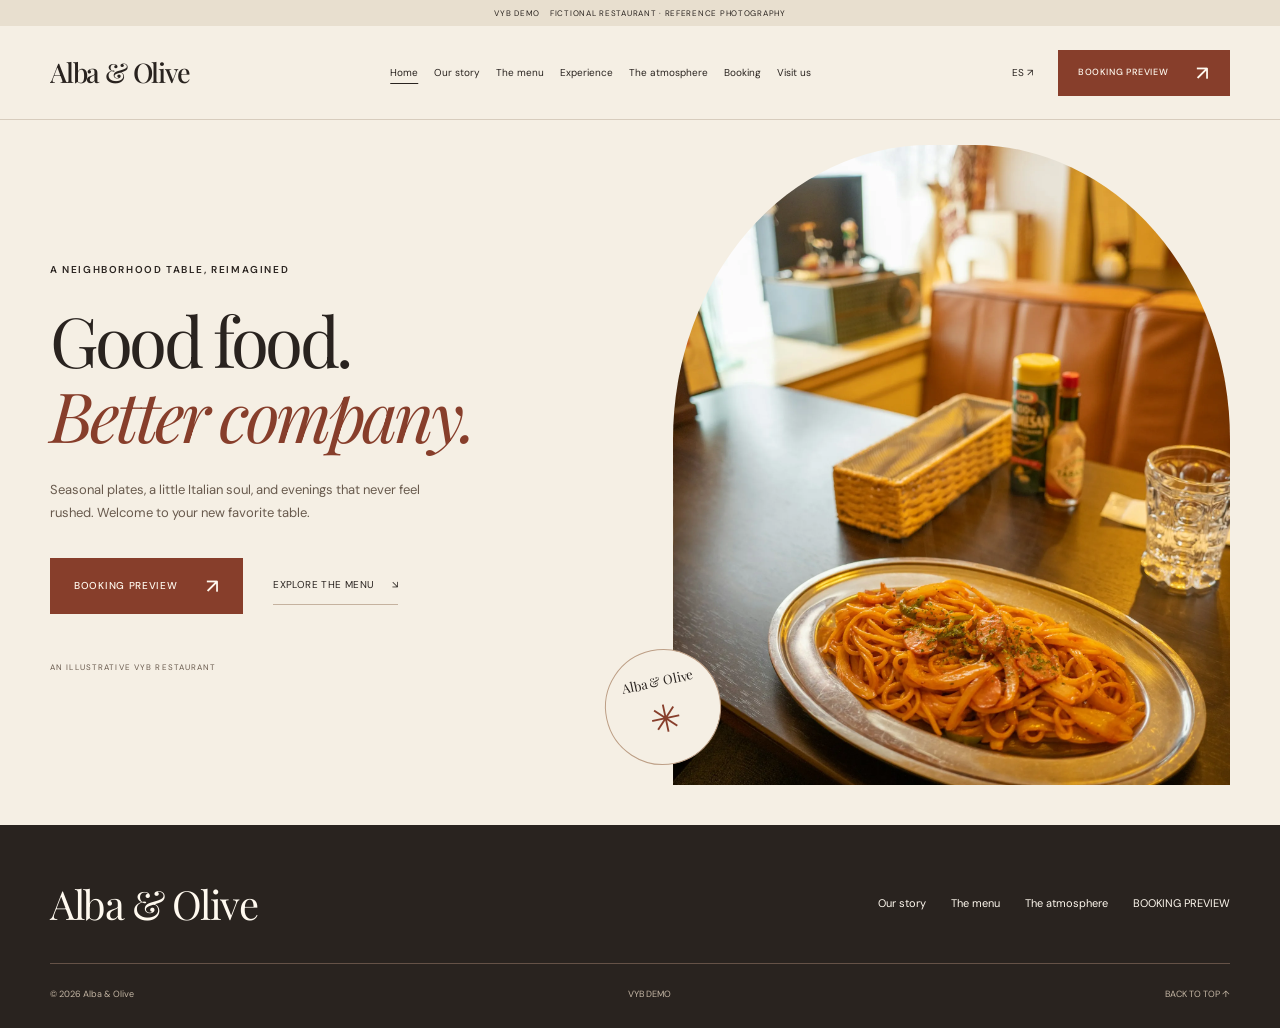
<file: index.html>
<!doctype html>
<html lang="en">
<head>
  <meta charset="UTF-8" />
  <meta name="viewport" content="width=device-width, initial-scale=1" />
  <meta name="theme-color" content="#29231f" />
  <meta name="robots" content="noindex, nofollow" />
  <link rel="icon" type="image/svg+xml" href="assets/favicon.svg" />
  <meta name="description" content="A fictional neighborhood kitchen. Seasonal Italian-inspired plates, warm hospitality, and an illustrative booking experience." id="meta-description" />
  <meta property="og:type" content="website" /><meta property="og:title" content="Alba &amp; Olive — Seasonal Kitchen | VYB Demo" /><meta property="og:description" content="A fictional neighborhood kitchen. Seasonal Italian-inspired plates, warm hospitality, and an illustrative booking experience." />
  
  <title>Alba &amp; Olive — Seasonal Kitchen | VYB Demo</title>
  <link rel="preconnect" href="https://fonts.googleapis.com" /><link rel="preconnect" href="https://fonts.gstatic.com" crossorigin />
  <link href="https://fonts.googleapis.com/css2?family=DM+Sans:wght@400;500;600;700&family=Playfair+Display:ital,wght@0,400;0,500;0,600;1,400;1,500&display=swap" rel="stylesheet" />
  <link rel="stylesheet" href="styles.css" /><script src="config.js" defer></script><script src="app.js" defer></script>
</head>
<body data-page="home">
  <a class="skip-link" href="#main" data-i18n="skip"></a>
  <div class="demo-ribbon" id="demo-ribbon" hidden><span data-business-demo></span><span data-i18n="demoNotice"></span></div>
  <header class="site-header" id="top"><a class="brand" href="index.html" id="brand-link" aria-label="Home"><span class="brand-icon" id="brand-icon" aria-hidden="true"><span data-business-initial></span></span><span class="brand-type"><strong data-business-name></strong><small data-business-tagline></small></span></a><nav class="main-nav" id="main-nav" aria-label="Primary navigation"><a href="index.html" data-i18n="pageHome" aria-current="page"></a><a href="story.html" data-i18n="navAbout"></a><a href="services.html" data-i18n="navServices"></a><a href="experience.html" data-i18n="pageExperience"></a><a href="gallery.html" data-i18n="navGallery"></a><a href="booking.html" data-i18n="pageBooking"></a><a href="visit.html" data-i18n="navVisit"></a></nav><div class="header-actions"><button class="lang-toggle" id="lang-toggle" type="button"></button><div id="header-booking-action"></div><button class="menu-toggle" id="menu-toggle" type="button" aria-expanded="false" aria-controls="main-nav"><span></span><span></span></button></div><span id="established" hidden><span data-i18n="establishedLabel"></span> <span data-business-year></span></span></header>
  <main id="main">
    <section id="home" class="hero" data-header-theme="light" aria-labelledby="hero-title" data-page-section="home">
      <div class="hero-image" id="hero-image" role="img" aria-label=""></div>
      <div class="hero-content"><p class="eyebrow reveal" data-i18n="heroEyebrow"></p><h1 id="hero-title" class="reveal"><span data-i18n="heroLine1"></span><em data-i18n="heroLine2"></em></h1><p class="hero-description reveal" data-i18n="heroDescription"></p><div class="hero-actions reveal"><div id="hero-primary-action"></div><a class="text-link" href="services.html"><span data-i18n="exploreServices"></span><span aria-hidden="true">↘</span></a></div><span class="hero-footnote" data-i18n="heroBottomLeft"></span></div>
      <div class="photo-seal" aria-hidden="true"><span data-business-name></span><span>✳</span></div>
    </section>
    <section class="intro section-pad" id="story" data-header-theme="light" aria-labelledby="intro-title" data-page-section="story" hidden><div class="container story-grid"><p class="eyebrow dark-eyebrow reveal"><span aria-hidden="true">01 / </span><span data-i18n="introEyebrow"></span></p><div><h2 class="display-title reveal" id="intro-title"><span data-i18n="introTitleFirst"></span> <span data-i18n="introTitleSecond"></span> <em data-i18n="introTitleEm"></em></h2><div class="story-copy reveal"><p class="lead-copy" data-i18n="introLead"></p><p data-i18n="introBody"></p></div></div></div></section>
    <section class="services section-pad" id="services" data-header-theme="light" aria-labelledby="services-title" data-page-section="services" hidden><div class="container"><div class="section-heading reveal"><div><p class="eyebrow"><span aria-hidden="true">02 / </span><span data-i18n="servicesEyebrow"></span></p><h2 class="display-title" id="services-title"><span data-i18n="servicesTitleFirst"></span><br /><em data-i18n="servicesTitleEm"></em></h2></div><p class="section-caption" data-i18n="servicesCaption"></p></div><div id="service-list"></div><p class="sample-note" id="sample-price-note" data-i18n="samplePrices"></p></div></section>
    <section class="manifesto" id="experience" data-header-theme="dark" aria-labelledby="manifesto-title" data-page-section="experience" hidden><div class="manifesto-image" id="manifesto-image"></div><div class="manifesto-shade"></div><div class="container"><div class="manifesto-copy reveal"><p class="eyebrow"><span aria-hidden="true">03 / </span><span data-i18n="manifestoEyebrow"></span></p><h2 class="display-title" id="manifesto-title"><span data-i18n="manifestoTitleFirst"></span><br /><em data-i18n="manifestoTitleEm"></em></h2><p data-i18n="experienceCopy"></p><div id="manifesto-primary-action"></div><small data-i18n="referencePhotoNote"></small></div></div></section>
    <section class="lookbook section-pad" id="gallery" data-header-theme="light" aria-labelledby="gallery-title" data-page-section="gallery" hidden><div class="container"><div class="section-heading reveal"><div><p class="eyebrow"><span aria-hidden="true">04 / </span><span data-i18n="galleryEyebrow"></span></p><h2 class="display-title" id="gallery-title"><span data-i18n="galleryTitleFirst"></span> <em data-i18n="galleryTitleEm"></em></h2></div><p class="section-caption" data-i18n="galleryNote"></p></div><div class="gallery-grid" id="gallery-grid"></div></div></section>
    <section class="booking-section section-pad" id="booking" data-header-theme="dark" aria-labelledby="booking-title" data-page-section="booking" hidden><div class="container booking-grid"><div><p class="eyebrow"><span aria-hidden="true">05 / </span><span data-i18n="bookingEyebrow"></span></p><h2 class="display-title reveal" id="booking-title"><span data-i18n="bookingTitleFirst"></span><br /><em data-i18n="bookingTitleEm"></em></h2></div><div class="booking-copy reveal"><p data-i18n="bookingDescription"></p><div id="visit-primary-action"></div></div><p class="booking-status" id="booking-status" role="status" aria-live="polite" hidden></p></div></section>
    <section class="visit section-pad" id="visit" data-header-theme="light" aria-labelledby="visit-title" data-page-section="visit" hidden><div class="container visit-grid"><div><p class="eyebrow dark-eyebrow"><span aria-hidden="true">06 / </span><span data-i18n="visitEyebrow"></span></p><h2 class="display-title reveal" id="visit-title"><span data-i18n="visitTitleFirst"></span><br /><em data-i18n="visitTitleEm"></em></h2><p class="reveal" data-i18n="visitDescription"></p><small class="contact-demo-note" data-i18n="contactDemoNote"></small></div><div class="visit-card reveal" id="visit-card"><div class="visit-card-block" id="location-block"><span class="mini-label" data-i18n="locationLabel"></span><strong id="business-address"></strong><small id="business-address-note"></small></div><div class="visit-card-block" id="hours-block"><span class="mini-label" data-i18n="hoursLabel"></span><div id="hours-list"></div><small id="hours-note"></small></div><div class="visit-card-block" id="contact-block" hidden><span class="mini-label" data-i18n="contactLabel"></span><div id="contact-links"></div></div></div></div></section>
  </main>
  <footer class="footer" data-header-theme="dark"><div class="container"><div class="footer-top"><a class="footer-brand" href="index.html"><span data-business-name></span></a><div class="footer-right"><a href="story.html" data-i18n="navAbout"></a><a href="services.html" data-i18n="navServices"></a><a href="gallery.html" data-i18n="navGallery"></a><a href="booking.html" data-i18n="bookNow"></a></div></div><div class="footer-bottom"><span>© <span data-copyright-year></span> <span data-business-name></span></span><span id="footer-demo-label" data-business-demo hidden></span><a href="index.html" data-i18n="backTop"></a></div></div></footer>
  <!-- VYB-BOOKING-MODAL-START -->
  <div class="booking-modal" id="booking-modal" hidden role="dialog" aria-modal="true" aria-labelledby="booking-modal-title" aria-describedby="booking-modal-help" tabindex="-1">
    <section class="booking-modal-panel">
      <header class="booking-modal-header">
        <div><p class="eyebrow" data-i18n="bookingModalEyebrow"></p><h2 id="booking-modal-title" data-i18n="bookingModalTitle"></h2></div>
        <button type="button" class="booking-modal-close" id="booking-modal-close" aria-label="Close booking window">✕</button>
      </header>
      <p class="booking-modal-help" id="booking-modal-help" data-i18n="bookingModalHelp"></p>
      <iframe id="booking-frame" class="booking-frame" title="Booking calendar preview" loading="lazy" allow="web-share" referrerpolicy="strict-origin-when-cross-origin"></iframe>
      <a class="booking-fallback" id="booking-fallback" target="_blank" rel="noopener noreferrer" hidden><span data-i18n="bookingOpenExternal"></span><span aria-hidden="true"> ↗</span></a>
    </section>
  </div>
  <!-- VYB-BOOKING-MODAL-END -->
  <div class="lightbox" id="image-lightbox" hidden role="dialog" aria-modal="true" aria-label="Gallery image"><button type="button" class="lightbox-close" id="lightbox-close" aria-label="Close image">✕</button><img id="lightbox-image" alt="Selected gallery image"/><p id="lightbox-caption"></p></div>
</body>
</html>
</file>
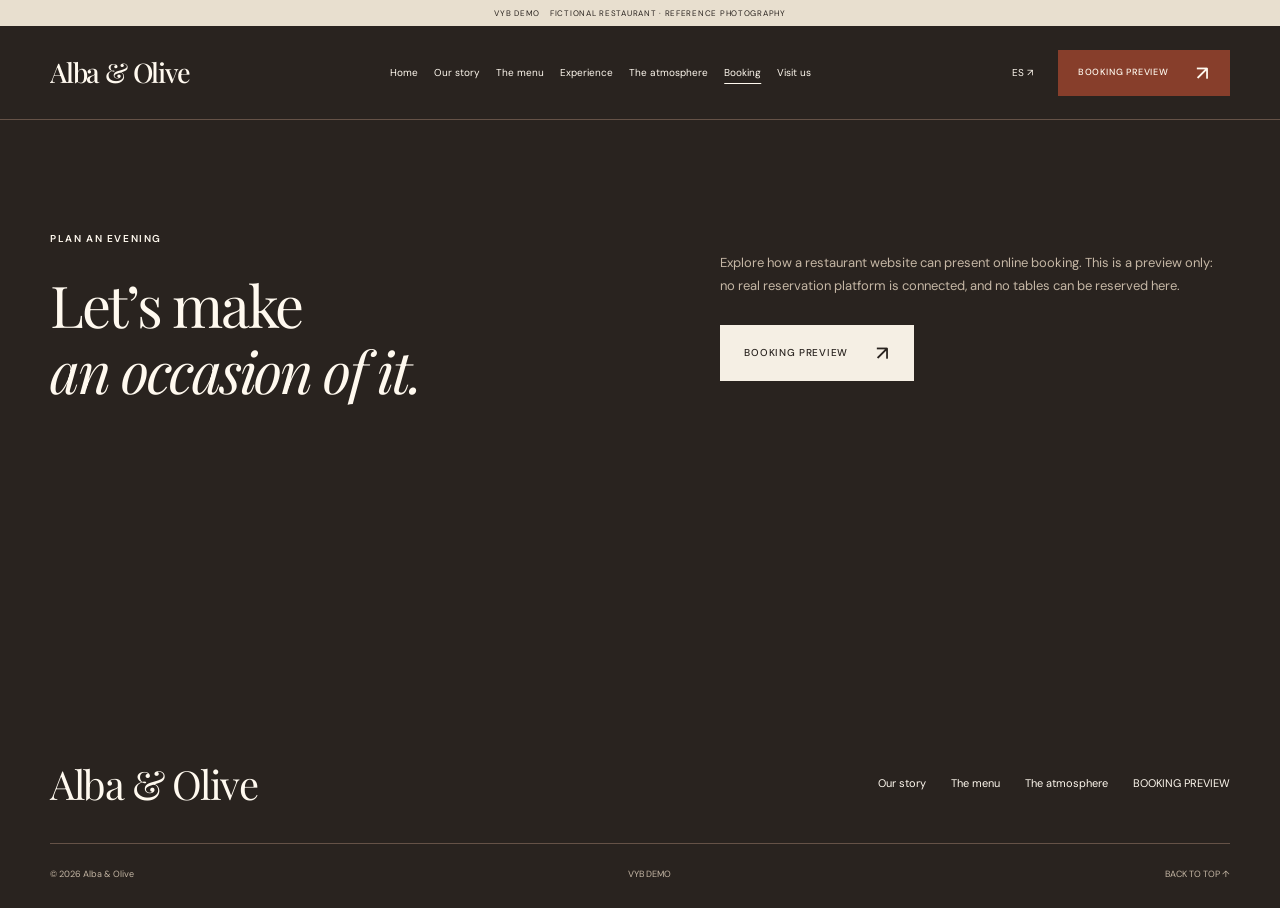
<file: booking.html>
<!doctype html>
<html lang="en">
<head>
  <meta charset="UTF-8" />
  <meta name="viewport" content="width=device-width, initial-scale=1" />
  <meta name="theme-color" content="#29231f" />
  <meta name="robots" content="noindex, nofollow" />
  <link rel="icon" type="image/svg+xml" href="assets/favicon.svg" />
  <meta name="description" content="A fictional neighborhood kitchen. Seasonal Italian-inspired plates, warm hospitality, and an illustrative booking experience." id="meta-description" />
  <meta property="og:type" content="website" /><meta property="og:title" content="Alba &amp; Olive — Seasonal Kitchen | VYB Demo" /><meta property="og:description" content="A fictional neighborhood kitchen. Seasonal Italian-inspired plates, warm hospitality, and an illustrative booking experience." />
  
  <title>Alba &amp; Olive — Seasonal Kitchen | VYB Demo — Booking</title>
  <link rel="preconnect" href="https://fonts.googleapis.com" /><link rel="preconnect" href="https://fonts.gstatic.com" crossorigin />
  <link href="https://fonts.googleapis.com/css2?family=DM+Sans:wght@400;500;600;700&family=Playfair+Display:ital,wght@0,400;0,500;0,600;1,400;1,500&display=swap" rel="stylesheet" />
  <link rel="stylesheet" href="styles.css" /><script src="config.js" defer></script><script src="app.js" defer></script>
</head>
<body data-page="booking">
  <a class="skip-link" href="#main" data-i18n="skip"></a>
  <div class="demo-ribbon" id="demo-ribbon" hidden><span data-business-demo></span><span data-i18n="demoNotice"></span></div>
  <header class="site-header" id="top"><a class="brand" href="index.html" id="brand-link" aria-label="Home"><span class="brand-icon" id="brand-icon" aria-hidden="true"><span data-business-initial></span></span><span class="brand-type"><strong data-business-name></strong><small data-business-tagline></small></span></a><nav class="main-nav" id="main-nav" aria-label="Primary navigation"><a href="index.html" data-i18n="pageHome"></a><a href="story.html" data-i18n="navAbout"></a><a href="services.html" data-i18n="navServices"></a><a href="experience.html" data-i18n="pageExperience"></a><a href="gallery.html" data-i18n="navGallery"></a><a href="booking.html" data-i18n="pageBooking" aria-current="page"></a><a href="visit.html" data-i18n="navVisit"></a></nav><div class="header-actions"><button class="lang-toggle" id="lang-toggle" type="button"></button><div id="header-booking-action"></div><button class="menu-toggle" id="menu-toggle" type="button" aria-expanded="false" aria-controls="main-nav"><span></span><span></span></button></div><span id="established" hidden><span data-i18n="establishedLabel"></span> <span data-business-year></span></span></header>
  <main id="main">
    <section id="home" class="hero" data-header-theme="light" aria-labelledby="hero-title" data-page-section="home" hidden>
      <div class="hero-image" id="hero-image" role="img" aria-label=""></div>
      <div class="hero-content"><p class="eyebrow reveal" data-i18n="heroEyebrow"></p><h1 id="hero-title" class="reveal"><span data-i18n="heroLine1"></span><em data-i18n="heroLine2"></em></h1><p class="hero-description reveal" data-i18n="heroDescription"></p><div class="hero-actions reveal"><div id="hero-primary-action"></div><a class="text-link" href="services.html"><span data-i18n="exploreServices"></span><span aria-hidden="true">↘</span></a></div><span class="hero-footnote" data-i18n="heroBottomLeft"></span></div>
      <div class="photo-seal" aria-hidden="true"><span data-business-name></span><span>✳</span></div>
    </section>
    <section class="intro section-pad" id="story" data-header-theme="light" aria-labelledby="intro-title" data-page-section="story" hidden><div class="container story-grid"><p class="eyebrow dark-eyebrow reveal"><span aria-hidden="true">01 / </span><span data-i18n="introEyebrow"></span></p><div><h2 class="display-title reveal" id="intro-title"><span data-i18n="introTitleFirst"></span> <span data-i18n="introTitleSecond"></span> <em data-i18n="introTitleEm"></em></h2><div class="story-copy reveal"><p class="lead-copy" data-i18n="introLead"></p><p data-i18n="introBody"></p></div></div></div></section>
    <section class="services section-pad" id="services" data-header-theme="light" aria-labelledby="services-title" data-page-section="services" hidden><div class="container"><div class="section-heading reveal"><div><p class="eyebrow"><span aria-hidden="true">02 / </span><span data-i18n="servicesEyebrow"></span></p><h2 class="display-title" id="services-title"><span data-i18n="servicesTitleFirst"></span><br /><em data-i18n="servicesTitleEm"></em></h2></div><p class="section-caption" data-i18n="servicesCaption"></p></div><div id="service-list"></div><p class="sample-note" id="sample-price-note" data-i18n="samplePrices"></p></div></section>
    <section class="manifesto" id="experience" data-header-theme="dark" aria-labelledby="manifesto-title" data-page-section="experience" hidden><div class="manifesto-image" id="manifesto-image"></div><div class="manifesto-shade"></div><div class="container"><div class="manifesto-copy reveal"><p class="eyebrow"><span aria-hidden="true">03 / </span><span data-i18n="manifestoEyebrow"></span></p><h2 class="display-title" id="manifesto-title"><span data-i18n="manifestoTitleFirst"></span><br /><em data-i18n="manifestoTitleEm"></em></h2><p data-i18n="experienceCopy"></p><div id="manifesto-primary-action"></div><small data-i18n="referencePhotoNote"></small></div></div></section>
    <section class="lookbook section-pad" id="gallery" data-header-theme="light" aria-labelledby="gallery-title" data-page-section="gallery" hidden><div class="container"><div class="section-heading reveal"><div><p class="eyebrow"><span aria-hidden="true">04 / </span><span data-i18n="galleryEyebrow"></span></p><h2 class="display-title" id="gallery-title"><span data-i18n="galleryTitleFirst"></span> <em data-i18n="galleryTitleEm"></em></h2></div><p class="section-caption" data-i18n="galleryNote"></p></div><div class="gallery-grid" id="gallery-grid"></div></div></section>
    <section class="booking-section section-pad" id="booking" data-header-theme="dark" aria-labelledby="booking-title" data-page-section="booking"><div class="container booking-grid"><div><p class="eyebrow"><span aria-hidden="true">05 / </span><span data-i18n="bookingEyebrow"></span></p><h1 class="display-title reveal" id="booking-title"><span data-i18n="bookingTitleFirst"></span><br /><em data-i18n="bookingTitleEm"></em></h1></div><div class="booking-copy reveal"><p data-i18n="bookingDescription"></p><div id="visit-primary-action"></div></div><p class="booking-status" id="booking-status" role="status" aria-live="polite" hidden></p></div></section>
    <section class="visit section-pad" id="visit" data-header-theme="light" aria-labelledby="visit-title" data-page-section="visit" hidden><div class="container visit-grid"><div><p class="eyebrow dark-eyebrow"><span aria-hidden="true">06 / </span><span data-i18n="visitEyebrow"></span></p><h2 class="display-title reveal" id="visit-title"><span data-i18n="visitTitleFirst"></span><br /><em data-i18n="visitTitleEm"></em></h2><p class="reveal" data-i18n="visitDescription"></p><small class="contact-demo-note" data-i18n="contactDemoNote"></small></div><div class="visit-card reveal" id="visit-card"><div class="visit-card-block" id="location-block"><span class="mini-label" data-i18n="locationLabel"></span><strong id="business-address"></strong><small id="business-address-note"></small></div><div class="visit-card-block" id="hours-block"><span class="mini-label" data-i18n="hoursLabel"></span><div id="hours-list"></div><small id="hours-note"></small></div><div class="visit-card-block" id="contact-block" hidden><span class="mini-label" data-i18n="contactLabel"></span><div id="contact-links"></div></div></div></div></section>
  </main>
  <footer class="footer" data-header-theme="dark"><div class="container"><div class="footer-top"><a class="footer-brand" href="index.html"><span data-business-name></span></a><div class="footer-right"><a href="story.html" data-i18n="navAbout"></a><a href="services.html" data-i18n="navServices"></a><a href="gallery.html" data-i18n="navGallery"></a><a href="booking.html" data-i18n="bookNow" aria-current="page"></a></div></div><div class="footer-bottom"><span>© <span data-copyright-year></span> <span data-business-name></span></span><span id="footer-demo-label" data-business-demo hidden></span><a href="index.html" data-i18n="backTop"></a></div></div></footer>
  <!-- VYB-BOOKING-MODAL-START -->
  <div class="booking-modal" id="booking-modal" hidden role="dialog" aria-modal="true" aria-labelledby="booking-modal-title" aria-describedby="booking-modal-help" tabindex="-1">
    <section class="booking-modal-panel">
      <header class="booking-modal-header">
        <div><p class="eyebrow" data-i18n="bookingModalEyebrow"></p><h2 id="booking-modal-title" data-i18n="bookingModalTitle"></h2></div>
        <button type="button" class="booking-modal-close" id="booking-modal-close" aria-label="Close booking window">✕</button>
      </header>
      <p class="booking-modal-help" id="booking-modal-help" data-i18n="bookingModalHelp"></p>
      <iframe id="booking-frame" class="booking-frame" title="Booking calendar preview" loading="lazy" allow="web-share" referrerpolicy="strict-origin-when-cross-origin"></iframe>
      <a class="booking-fallback" id="booking-fallback" target="_blank" rel="noopener noreferrer" hidden><span data-i18n="bookingOpenExternal"></span><span aria-hidden="true"> ↗</span></a>
    </section>
  </div>
  <!-- VYB-BOOKING-MODAL-END -->
  <div class="lightbox" id="image-lightbox" hidden role="dialog" aria-modal="true" aria-label="Gallery image"><button type="button" class="lightbox-close" id="lightbox-close" aria-label="Close image">✕</button><img id="lightbox-image" alt="Selected gallery image"/><p id="lightbox-caption"></p></div>
</body>
</html>
</file>
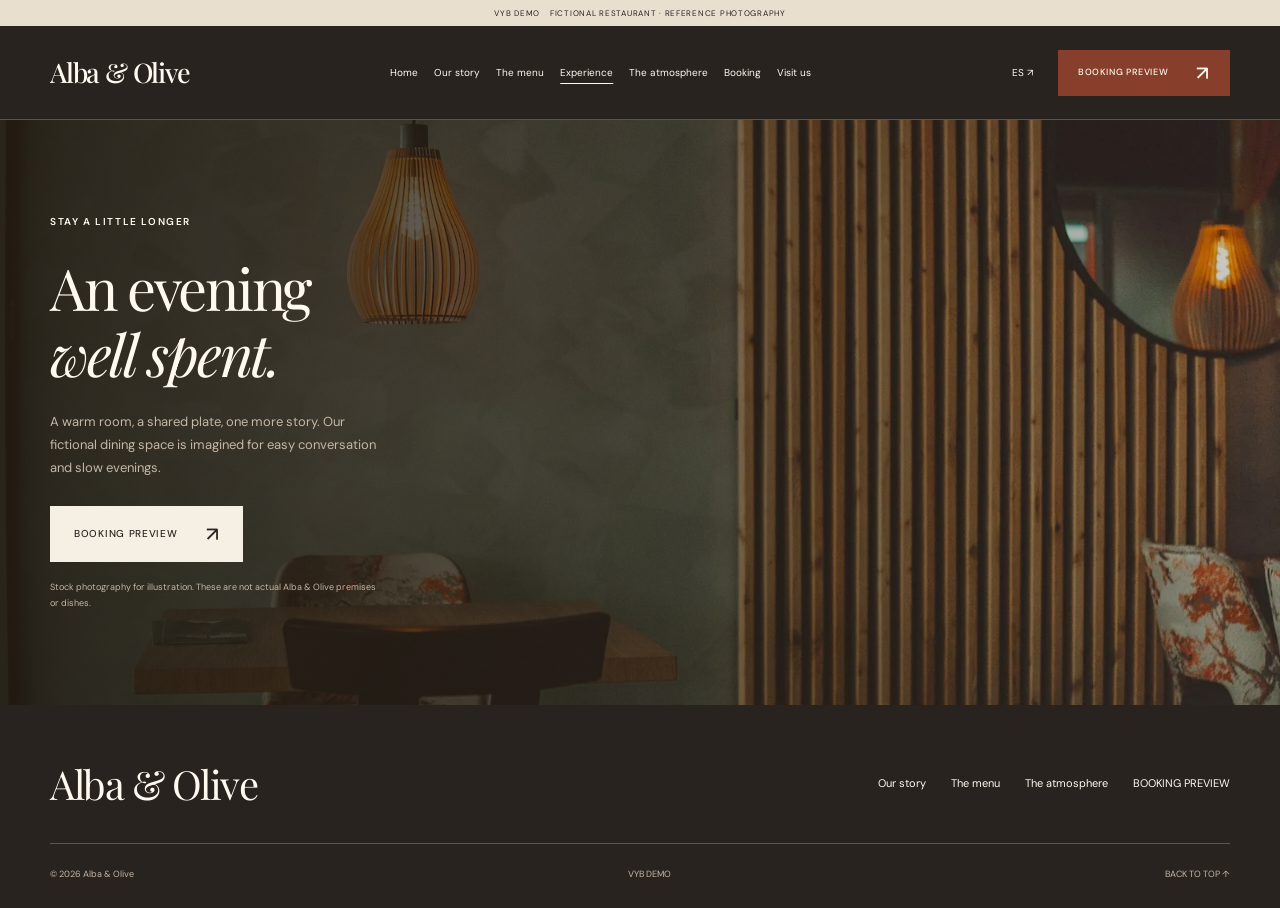
<file: experience.html>
<!doctype html>
<html lang="en">
<head>
  <meta charset="UTF-8" />
  <meta name="viewport" content="width=device-width, initial-scale=1" />
  <meta name="theme-color" content="#29231f" />
  <meta name="robots" content="noindex, nofollow" />
  <link rel="icon" type="image/svg+xml" href="assets/favicon.svg" />
  <meta name="description" content="A fictional neighborhood kitchen. Seasonal Italian-inspired plates, warm hospitality, and an illustrative booking experience." id="meta-description" />
  <meta property="og:type" content="website" /><meta property="og:title" content="Alba &amp; Olive — Seasonal Kitchen | VYB Demo" /><meta property="og:description" content="A fictional neighborhood kitchen. Seasonal Italian-inspired plates, warm hospitality, and an illustrative booking experience." />
  
  <title>Alba &amp; Olive — Seasonal Kitchen | VYB Demo — Experience</title>
  <link rel="preconnect" href="https://fonts.googleapis.com" /><link rel="preconnect" href="https://fonts.gstatic.com" crossorigin />
  <link href="https://fonts.googleapis.com/css2?family=DM+Sans:wght@400;500;600;700&family=Playfair+Display:ital,wght@0,400;0,500;0,600;1,400;1,500&display=swap" rel="stylesheet" />
  <link rel="stylesheet" href="styles.css" /><script src="config.js" defer></script><script src="app.js" defer></script>
</head>
<body data-page="experience">
  <a class="skip-link" href="#main" data-i18n="skip"></a>
  <div class="demo-ribbon" id="demo-ribbon" hidden><span data-business-demo></span><span data-i18n="demoNotice"></span></div>
  <header class="site-header" id="top"><a class="brand" href="index.html" id="brand-link" aria-label="Home"><span class="brand-icon" id="brand-icon" aria-hidden="true"><span data-business-initial></span></span><span class="brand-type"><strong data-business-name></strong><small data-business-tagline></small></span></a><nav class="main-nav" id="main-nav" aria-label="Primary navigation"><a href="index.html" data-i18n="pageHome"></a><a href="story.html" data-i18n="navAbout"></a><a href="services.html" data-i18n="navServices"></a><a href="experience.html" data-i18n="pageExperience" aria-current="page"></a><a href="gallery.html" data-i18n="navGallery"></a><a href="booking.html" data-i18n="pageBooking"></a><a href="visit.html" data-i18n="navVisit"></a></nav><div class="header-actions"><button class="lang-toggle" id="lang-toggle" type="button"></button><div id="header-booking-action"></div><button class="menu-toggle" id="menu-toggle" type="button" aria-expanded="false" aria-controls="main-nav"><span></span><span></span></button></div><span id="established" hidden><span data-i18n="establishedLabel"></span> <span data-business-year></span></span></header>
  <main id="main">
    <section id="home" class="hero" data-header-theme="light" aria-labelledby="hero-title" data-page-section="home" hidden>
      <div class="hero-image" id="hero-image" role="img" aria-label=""></div>
      <div class="hero-content"><p class="eyebrow reveal" data-i18n="heroEyebrow"></p><h1 id="hero-title" class="reveal"><span data-i18n="heroLine1"></span><em data-i18n="heroLine2"></em></h1><p class="hero-description reveal" data-i18n="heroDescription"></p><div class="hero-actions reveal"><div id="hero-primary-action"></div><a class="text-link" href="services.html"><span data-i18n="exploreServices"></span><span aria-hidden="true">↘</span></a></div><span class="hero-footnote" data-i18n="heroBottomLeft"></span></div>
      <div class="photo-seal" aria-hidden="true"><span data-business-name></span><span>✳</span></div>
    </section>
    <section class="intro section-pad" id="story" data-header-theme="light" aria-labelledby="intro-title" data-page-section="story" hidden><div class="container story-grid"><p class="eyebrow dark-eyebrow reveal"><span aria-hidden="true">01 / </span><span data-i18n="introEyebrow"></span></p><div><h2 class="display-title reveal" id="intro-title"><span data-i18n="introTitleFirst"></span> <span data-i18n="introTitleSecond"></span> <em data-i18n="introTitleEm"></em></h2><div class="story-copy reveal"><p class="lead-copy" data-i18n="introLead"></p><p data-i18n="introBody"></p></div></div></div></section>
    <section class="services section-pad" id="services" data-header-theme="light" aria-labelledby="services-title" data-page-section="services" hidden><div class="container"><div class="section-heading reveal"><div><p class="eyebrow"><span aria-hidden="true">02 / </span><span data-i18n="servicesEyebrow"></span></p><h2 class="display-title" id="services-title"><span data-i18n="servicesTitleFirst"></span><br /><em data-i18n="servicesTitleEm"></em></h2></div><p class="section-caption" data-i18n="servicesCaption"></p></div><div id="service-list"></div><p class="sample-note" id="sample-price-note" data-i18n="samplePrices"></p></div></section>
    <section class="manifesto" id="experience" data-header-theme="dark" aria-labelledby="manifesto-title" data-page-section="experience"><div class="manifesto-image" id="manifesto-image"></div><div class="manifesto-shade"></div><div class="container"><div class="manifesto-copy reveal"><p class="eyebrow"><span aria-hidden="true">03 / </span><span data-i18n="manifestoEyebrow"></span></p><h1 class="display-title" id="manifesto-title"><span data-i18n="manifestoTitleFirst"></span><br /><em data-i18n="manifestoTitleEm"></em></h1><p data-i18n="experienceCopy"></p><div id="manifesto-primary-action"></div><small data-i18n="referencePhotoNote"></small></div></div></section>
    <section class="lookbook section-pad" id="gallery" data-header-theme="light" aria-labelledby="gallery-title" data-page-section="gallery" hidden><div class="container"><div class="section-heading reveal"><div><p class="eyebrow"><span aria-hidden="true">04 / </span><span data-i18n="galleryEyebrow"></span></p><h2 class="display-title" id="gallery-title"><span data-i18n="galleryTitleFirst"></span> <em data-i18n="galleryTitleEm"></em></h2></div><p class="section-caption" data-i18n="galleryNote"></p></div><div class="gallery-grid" id="gallery-grid"></div></div></section>
    <section class="booking-section section-pad" id="booking" data-header-theme="dark" aria-labelledby="booking-title" data-page-section="booking" hidden><div class="container booking-grid"><div><p class="eyebrow"><span aria-hidden="true">05 / </span><span data-i18n="bookingEyebrow"></span></p><h2 class="display-title reveal" id="booking-title"><span data-i18n="bookingTitleFirst"></span><br /><em data-i18n="bookingTitleEm"></em></h2></div><div class="booking-copy reveal"><p data-i18n="bookingDescription"></p><div id="visit-primary-action"></div></div><p class="booking-status" id="booking-status" role="status" aria-live="polite" hidden></p></div></section>
    <section class="visit section-pad" id="visit" data-header-theme="light" aria-labelledby="visit-title" data-page-section="visit" hidden><div class="container visit-grid"><div><p class="eyebrow dark-eyebrow"><span aria-hidden="true">06 / </span><span data-i18n="visitEyebrow"></span></p><h2 class="display-title reveal" id="visit-title"><span data-i18n="visitTitleFirst"></span><br /><em data-i18n="visitTitleEm"></em></h2><p class="reveal" data-i18n="visitDescription"></p><small class="contact-demo-note" data-i18n="contactDemoNote"></small></div><div class="visit-card reveal" id="visit-card"><div class="visit-card-block" id="location-block"><span class="mini-label" data-i18n="locationLabel"></span><strong id="business-address"></strong><small id="business-address-note"></small></div><div class="visit-card-block" id="hours-block"><span class="mini-label" data-i18n="hoursLabel"></span><div id="hours-list"></div><small id="hours-note"></small></div><div class="visit-card-block" id="contact-block" hidden><span class="mini-label" data-i18n="contactLabel"></span><div id="contact-links"></div></div></div></div></section>
  </main>
  <footer class="footer" data-header-theme="dark"><div class="container"><div class="footer-top"><a class="footer-brand" href="index.html"><span data-business-name></span></a><div class="footer-right"><a href="story.html" data-i18n="navAbout"></a><a href="services.html" data-i18n="navServices"></a><a href="gallery.html" data-i18n="navGallery"></a><a href="booking.html" data-i18n="bookNow"></a></div></div><div class="footer-bottom"><span>© <span data-copyright-year></span> <span data-business-name></span></span><span id="footer-demo-label" data-business-demo hidden></span><a href="index.html" data-i18n="backTop"></a></div></div></footer>
  <!-- VYB-BOOKING-MODAL-START -->
  <div class="booking-modal" id="booking-modal" hidden role="dialog" aria-modal="true" aria-labelledby="booking-modal-title" aria-describedby="booking-modal-help" tabindex="-1">
    <section class="booking-modal-panel">
      <header class="booking-modal-header">
        <div><p class="eyebrow" data-i18n="bookingModalEyebrow"></p><h2 id="booking-modal-title" data-i18n="bookingModalTitle"></h2></div>
        <button type="button" class="booking-modal-close" id="booking-modal-close" aria-label="Close booking window">✕</button>
      </header>
      <p class="booking-modal-help" id="booking-modal-help" data-i18n="bookingModalHelp"></p>
      <iframe id="booking-frame" class="booking-frame" title="Booking calendar preview" loading="lazy" allow="web-share" referrerpolicy="strict-origin-when-cross-origin"></iframe>
      <a class="booking-fallback" id="booking-fallback" target="_blank" rel="noopener noreferrer" hidden><span data-i18n="bookingOpenExternal"></span><span aria-hidden="true"> ↗</span></a>
    </section>
  </div>
  <!-- VYB-BOOKING-MODAL-END -->
  <div class="lightbox" id="image-lightbox" hidden role="dialog" aria-modal="true" aria-label="Gallery image"><button type="button" class="lightbox-close" id="lightbox-close" aria-label="Close image">✕</button><img id="lightbox-image" alt="Selected gallery image"/><p id="lightbox-caption"></p></div>
</body>
</html>
</file>
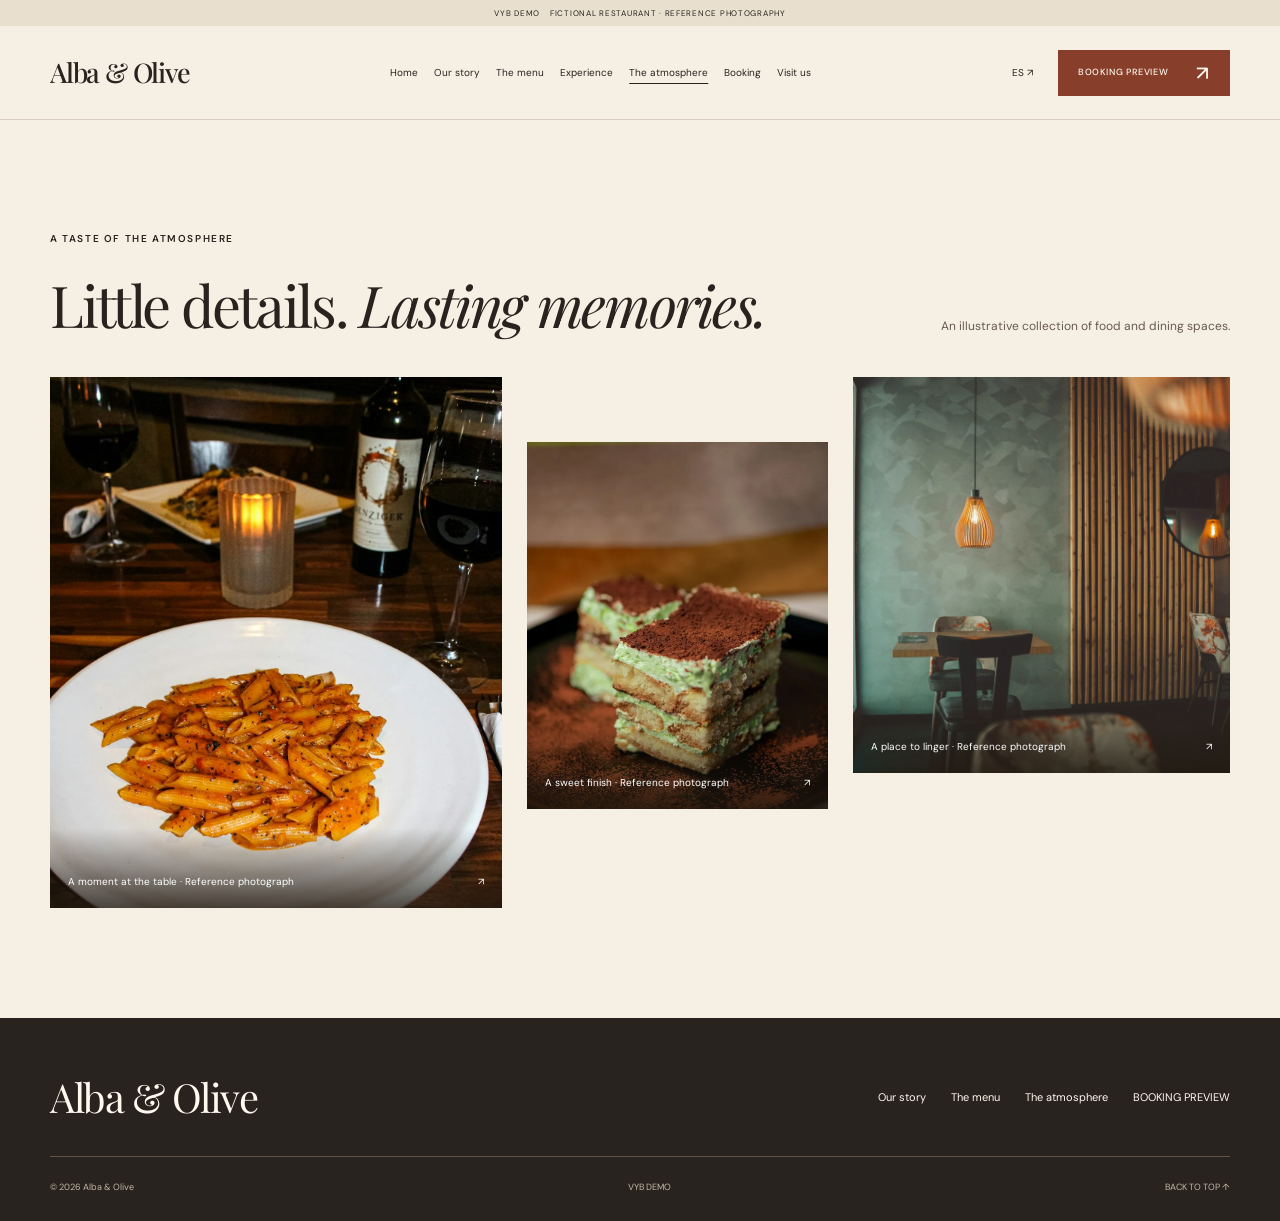
<file: gallery.html>
<!doctype html>
<html lang="en">
<head>
  <meta charset="UTF-8" />
  <meta name="viewport" content="width=device-width, initial-scale=1" />
  <meta name="theme-color" content="#29231f" />
  <meta name="robots" content="noindex, nofollow" />
  <link rel="icon" type="image/svg+xml" href="assets/favicon.svg" />
  <meta name="description" content="A fictional neighborhood kitchen. Seasonal Italian-inspired plates, warm hospitality, and an illustrative booking experience." id="meta-description" />
  <meta property="og:type" content="website" /><meta property="og:title" content="Alba &amp; Olive — Seasonal Kitchen | VYB Demo" /><meta property="og:description" content="A fictional neighborhood kitchen. Seasonal Italian-inspired plates, warm hospitality, and an illustrative booking experience." />
  
  <title>Alba &amp; Olive — Seasonal Kitchen | VYB Demo — The atmosphere</title>
  <link rel="preconnect" href="https://fonts.googleapis.com" /><link rel="preconnect" href="https://fonts.gstatic.com" crossorigin />
  <link href="https://fonts.googleapis.com/css2?family=DM+Sans:wght@400;500;600;700&family=Playfair+Display:ital,wght@0,400;0,500;0,600;1,400;1,500&display=swap" rel="stylesheet" />
  <link rel="stylesheet" href="styles.css" /><script src="config.js" defer></script><script src="app.js" defer></script>
</head>
<body data-page="gallery">
  <a class="skip-link" href="#main" data-i18n="skip"></a>
  <div class="demo-ribbon" id="demo-ribbon" hidden><span data-business-demo></span><span data-i18n="demoNotice"></span></div>
  <header class="site-header" id="top"><a class="brand" href="index.html" id="brand-link" aria-label="Home"><span class="brand-icon" id="brand-icon" aria-hidden="true"><span data-business-initial></span></span><span class="brand-type"><strong data-business-name></strong><small data-business-tagline></small></span></a><nav class="main-nav" id="main-nav" aria-label="Primary navigation"><a href="index.html" data-i18n="pageHome"></a><a href="story.html" data-i18n="navAbout"></a><a href="services.html" data-i18n="navServices"></a><a href="experience.html" data-i18n="pageExperience"></a><a href="gallery.html" data-i18n="navGallery" aria-current="page"></a><a href="booking.html" data-i18n="pageBooking"></a><a href="visit.html" data-i18n="navVisit"></a></nav><div class="header-actions"><button class="lang-toggle" id="lang-toggle" type="button"></button><div id="header-booking-action"></div><button class="menu-toggle" id="menu-toggle" type="button" aria-expanded="false" aria-controls="main-nav"><span></span><span></span></button></div><span id="established" hidden><span data-i18n="establishedLabel"></span> <span data-business-year></span></span></header>
  <main id="main">
    <section id="home" class="hero" data-header-theme="light" aria-labelledby="hero-title" data-page-section="home" hidden>
      <div class="hero-image" id="hero-image" role="img" aria-label=""></div>
      <div class="hero-content"><p class="eyebrow reveal" data-i18n="heroEyebrow"></p><h1 id="hero-title" class="reveal"><span data-i18n="heroLine1"></span><em data-i18n="heroLine2"></em></h1><p class="hero-description reveal" data-i18n="heroDescription"></p><div class="hero-actions reveal"><div id="hero-primary-action"></div><a class="text-link" href="services.html"><span data-i18n="exploreServices"></span><span aria-hidden="true">↘</span></a></div><span class="hero-footnote" data-i18n="heroBottomLeft"></span></div>
      <div class="photo-seal" aria-hidden="true"><span data-business-name></span><span>✳</span></div>
    </section>
    <section class="intro section-pad" id="story" data-header-theme="light" aria-labelledby="intro-title" data-page-section="story" hidden><div class="container story-grid"><p class="eyebrow dark-eyebrow reveal"><span aria-hidden="true">01 / </span><span data-i18n="introEyebrow"></span></p><div><h2 class="display-title reveal" id="intro-title"><span data-i18n="introTitleFirst"></span> <span data-i18n="introTitleSecond"></span> <em data-i18n="introTitleEm"></em></h2><div class="story-copy reveal"><p class="lead-copy" data-i18n="introLead"></p><p data-i18n="introBody"></p></div></div></div></section>
    <section class="services section-pad" id="services" data-header-theme="light" aria-labelledby="services-title" data-page-section="services" hidden><div class="container"><div class="section-heading reveal"><div><p class="eyebrow"><span aria-hidden="true">02 / </span><span data-i18n="servicesEyebrow"></span></p><h2 class="display-title" id="services-title"><span data-i18n="servicesTitleFirst"></span><br /><em data-i18n="servicesTitleEm"></em></h2></div><p class="section-caption" data-i18n="servicesCaption"></p></div><div id="service-list"></div><p class="sample-note" id="sample-price-note" data-i18n="samplePrices"></p></div></section>
    <section class="manifesto" id="experience" data-header-theme="dark" aria-labelledby="manifesto-title" data-page-section="experience" hidden><div class="manifesto-image" id="manifesto-image"></div><div class="manifesto-shade"></div><div class="container"><div class="manifesto-copy reveal"><p class="eyebrow"><span aria-hidden="true">03 / </span><span data-i18n="manifestoEyebrow"></span></p><h2 class="display-title" id="manifesto-title"><span data-i18n="manifestoTitleFirst"></span><br /><em data-i18n="manifestoTitleEm"></em></h2><p data-i18n="experienceCopy"></p><div id="manifesto-primary-action"></div><small data-i18n="referencePhotoNote"></small></div></div></section>
    <section class="lookbook section-pad" id="gallery" data-header-theme="light" aria-labelledby="gallery-title" data-page-section="gallery"><div class="container"><div class="section-heading reveal"><div><p class="eyebrow"><span aria-hidden="true">04 / </span><span data-i18n="galleryEyebrow"></span></p><h1 class="display-title" id="gallery-title"><span data-i18n="galleryTitleFirst"></span> <em data-i18n="galleryTitleEm"></em></h1></div><p class="section-caption" data-i18n="galleryNote"></p></div><div class="gallery-grid" id="gallery-grid"></div></div></section>
    <section class="booking-section section-pad" id="booking" data-header-theme="dark" aria-labelledby="booking-title" data-page-section="booking" hidden><div class="container booking-grid"><div><p class="eyebrow"><span aria-hidden="true">05 / </span><span data-i18n="bookingEyebrow"></span></p><h2 class="display-title reveal" id="booking-title"><span data-i18n="bookingTitleFirst"></span><br /><em data-i18n="bookingTitleEm"></em></h2></div><div class="booking-copy reveal"><p data-i18n="bookingDescription"></p><div id="visit-primary-action"></div></div><p class="booking-status" id="booking-status" role="status" aria-live="polite" hidden></p></div></section>
    <section class="visit section-pad" id="visit" data-header-theme="light" aria-labelledby="visit-title" data-page-section="visit" hidden><div class="container visit-grid"><div><p class="eyebrow dark-eyebrow"><span aria-hidden="true">06 / </span><span data-i18n="visitEyebrow"></span></p><h2 class="display-title reveal" id="visit-title"><span data-i18n="visitTitleFirst"></span><br /><em data-i18n="visitTitleEm"></em></h2><p class="reveal" data-i18n="visitDescription"></p><small class="contact-demo-note" data-i18n="contactDemoNote"></small></div><div class="visit-card reveal" id="visit-card"><div class="visit-card-block" id="location-block"><span class="mini-label" data-i18n="locationLabel"></span><strong id="business-address"></strong><small id="business-address-note"></small></div><div class="visit-card-block" id="hours-block"><span class="mini-label" data-i18n="hoursLabel"></span><div id="hours-list"></div><small id="hours-note"></small></div><div class="visit-card-block" id="contact-block" hidden><span class="mini-label" data-i18n="contactLabel"></span><div id="contact-links"></div></div></div></div></section>
  </main>
  <footer class="footer" data-header-theme="dark"><div class="container"><div class="footer-top"><a class="footer-brand" href="index.html"><span data-business-name></span></a><div class="footer-right"><a href="story.html" data-i18n="navAbout"></a><a href="services.html" data-i18n="navServices"></a><a href="gallery.html" data-i18n="navGallery" aria-current="page"></a><a href="booking.html" data-i18n="bookNow"></a></div></div><div class="footer-bottom"><span>© <span data-copyright-year></span> <span data-business-name></span></span><span id="footer-demo-label" data-business-demo hidden></span><a href="index.html" data-i18n="backTop"></a></div></div></footer>
  <!-- VYB-BOOKING-MODAL-START -->
  <div class="booking-modal" id="booking-modal" hidden role="dialog" aria-modal="true" aria-labelledby="booking-modal-title" aria-describedby="booking-modal-help" tabindex="-1">
    <section class="booking-modal-panel">
      <header class="booking-modal-header">
        <div><p class="eyebrow" data-i18n="bookingModalEyebrow"></p><h2 id="booking-modal-title" data-i18n="bookingModalTitle"></h2></div>
        <button type="button" class="booking-modal-close" id="booking-modal-close" aria-label="Close booking window">✕</button>
      </header>
      <p class="booking-modal-help" id="booking-modal-help" data-i18n="bookingModalHelp"></p>
      <iframe id="booking-frame" class="booking-frame" title="Booking calendar preview" loading="lazy" allow="web-share" referrerpolicy="strict-origin-when-cross-origin"></iframe>
      <a class="booking-fallback" id="booking-fallback" target="_blank" rel="noopener noreferrer" hidden><span data-i18n="bookingOpenExternal"></span><span aria-hidden="true"> ↗</span></a>
    </section>
  </div>
  <!-- VYB-BOOKING-MODAL-END -->
  <div class="lightbox" id="image-lightbox" hidden role="dialog" aria-modal="true" aria-label="Gallery image"><button type="button" class="lightbox-close" id="lightbox-close" aria-label="Close image">✕</button><img id="lightbox-image" alt="Selected gallery image"/><p id="lightbox-caption"></p></div>
</body>
</html>
</file>
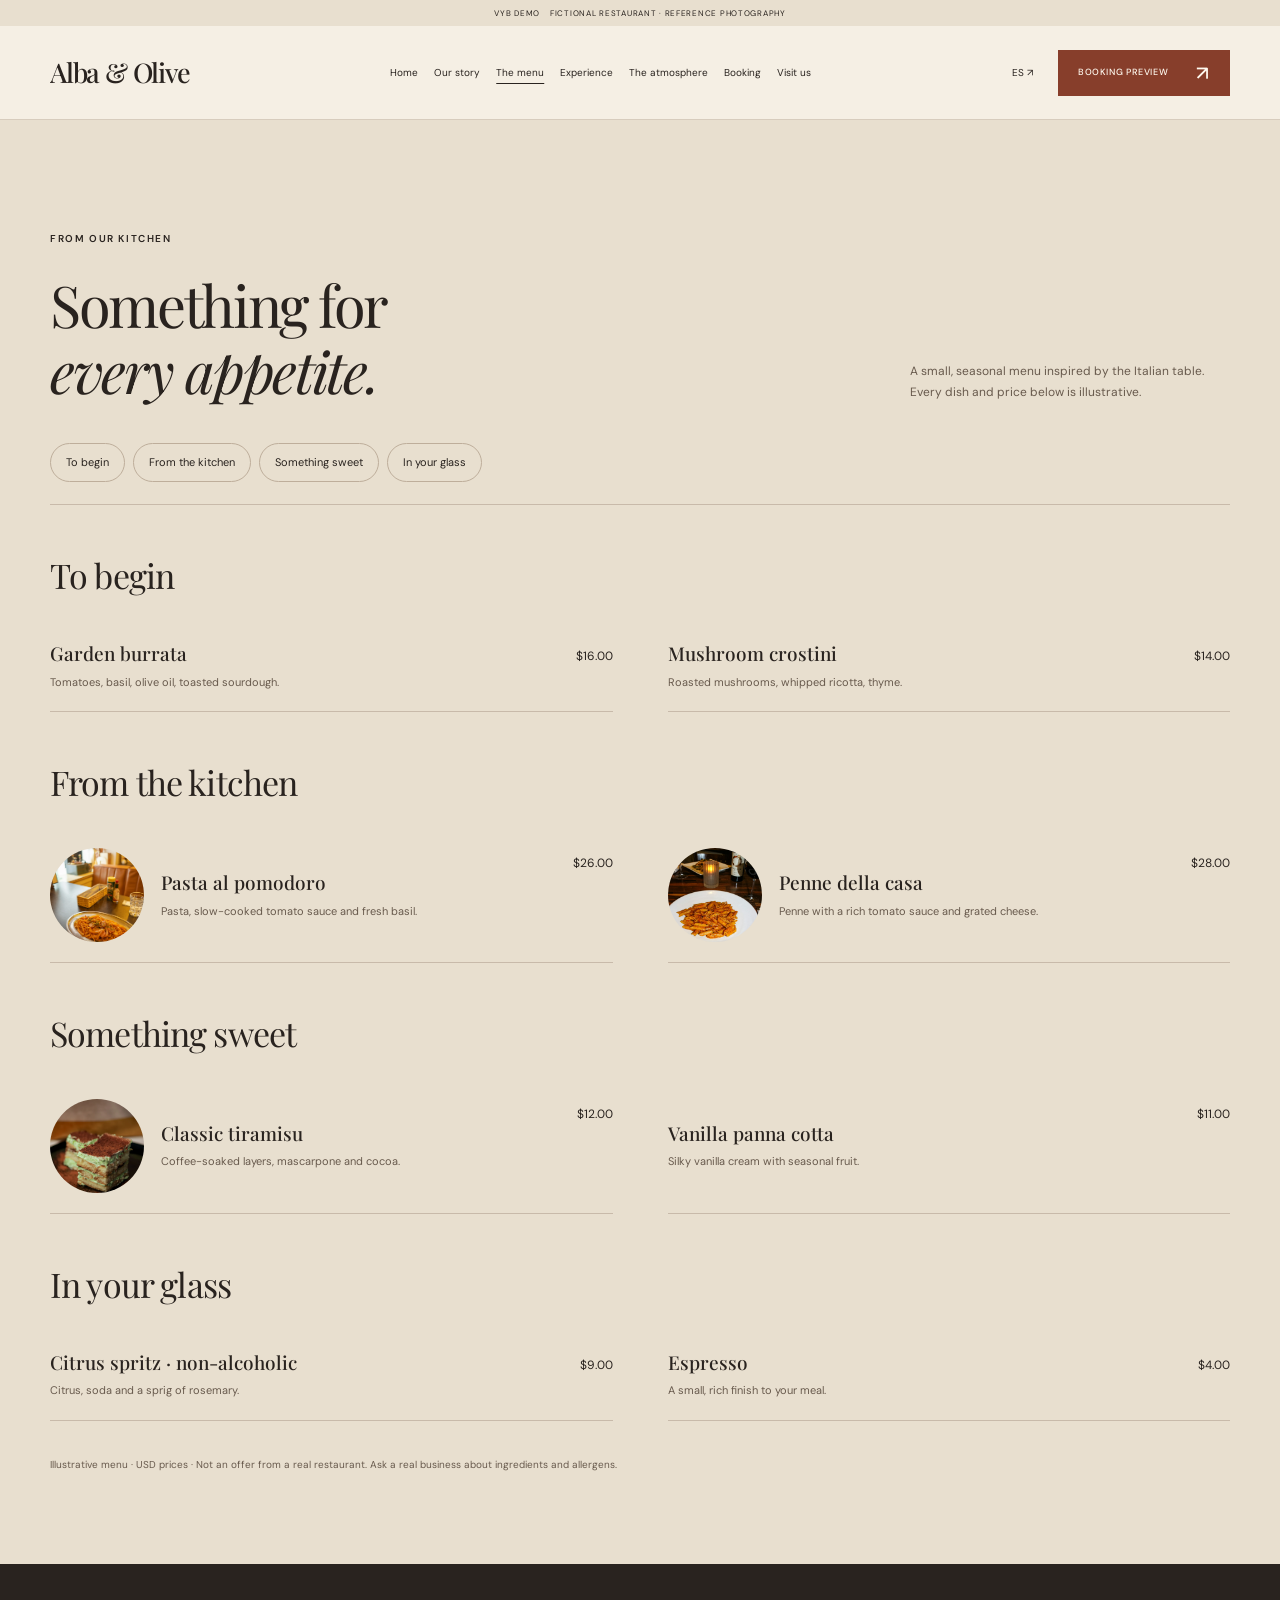
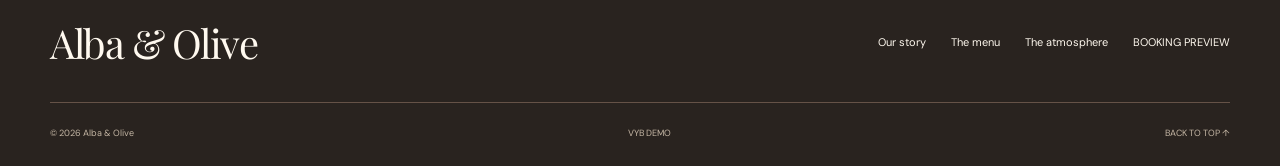
<file: services.html>
<!doctype html>
<html lang="en">
<head>
  <meta charset="UTF-8" />
  <meta name="viewport" content="width=device-width, initial-scale=1" />
  <meta name="theme-color" content="#29231f" />
  <meta name="robots" content="noindex, nofollow" />
  <link rel="icon" type="image/svg+xml" href="assets/favicon.svg" />
  <meta name="description" content="A fictional neighborhood kitchen. Seasonal Italian-inspired plates, warm hospitality, and an illustrative booking experience." id="meta-description" />
  <meta property="og:type" content="website" /><meta property="og:title" content="Alba &amp; Olive — Seasonal Kitchen | VYB Demo" /><meta property="og:description" content="A fictional neighborhood kitchen. Seasonal Italian-inspired plates, warm hospitality, and an illustrative booking experience." />
  
  <title>Alba &amp; Olive — Seasonal Kitchen | VYB Demo — The menu</title>
  <link rel="preconnect" href="https://fonts.googleapis.com" /><link rel="preconnect" href="https://fonts.gstatic.com" crossorigin />
  <link href="https://fonts.googleapis.com/css2?family=DM+Sans:wght@400;500;600;700&family=Playfair+Display:ital,wght@0,400;0,500;0,600;1,400;1,500&display=swap" rel="stylesheet" />
  <link rel="stylesheet" href="styles.css" /><script src="config.js" defer></script><script src="app.js" defer></script>
</head>
<body data-page="services">
  <a class="skip-link" href="#main" data-i18n="skip"></a>
  <div class="demo-ribbon" id="demo-ribbon" hidden><span data-business-demo></span><span data-i18n="demoNotice"></span></div>
  <header class="site-header" id="top"><a class="brand" href="index.html" id="brand-link" aria-label="Home"><span class="brand-icon" id="brand-icon" aria-hidden="true"><span data-business-initial></span></span><span class="brand-type"><strong data-business-name></strong><small data-business-tagline></small></span></a><nav class="main-nav" id="main-nav" aria-label="Primary navigation"><a href="index.html" data-i18n="pageHome"></a><a href="story.html" data-i18n="navAbout"></a><a href="services.html" data-i18n="navServices" aria-current="page"></a><a href="experience.html" data-i18n="pageExperience"></a><a href="gallery.html" data-i18n="navGallery"></a><a href="booking.html" data-i18n="pageBooking"></a><a href="visit.html" data-i18n="navVisit"></a></nav><div class="header-actions"><button class="lang-toggle" id="lang-toggle" type="button"></button><div id="header-booking-action"></div><button class="menu-toggle" id="menu-toggle" type="button" aria-expanded="false" aria-controls="main-nav"><span></span><span></span></button></div><span id="established" hidden><span data-i18n="establishedLabel"></span> <span data-business-year></span></span></header>
  <main id="main">
    <section id="home" class="hero" data-header-theme="light" aria-labelledby="hero-title" data-page-section="home" hidden>
      <div class="hero-image" id="hero-image" role="img" aria-label=""></div>
      <div class="hero-content"><p class="eyebrow reveal" data-i18n="heroEyebrow"></p><h1 id="hero-title" class="reveal"><span data-i18n="heroLine1"></span><em data-i18n="heroLine2"></em></h1><p class="hero-description reveal" data-i18n="heroDescription"></p><div class="hero-actions reveal"><div id="hero-primary-action"></div><a class="text-link" href="services.html" aria-current="page"><span data-i18n="exploreServices"></span><span aria-hidden="true">↘</span></a></div><span class="hero-footnote" data-i18n="heroBottomLeft"></span></div>
      <div class="photo-seal" aria-hidden="true"><span data-business-name></span><span>✳</span></div>
    </section>
    <section class="intro section-pad" id="story" data-header-theme="light" aria-labelledby="intro-title" data-page-section="story" hidden><div class="container story-grid"><p class="eyebrow dark-eyebrow reveal"><span aria-hidden="true">01 / </span><span data-i18n="introEyebrow"></span></p><div><h2 class="display-title reveal" id="intro-title"><span data-i18n="introTitleFirst"></span> <span data-i18n="introTitleSecond"></span> <em data-i18n="introTitleEm"></em></h2><div class="story-copy reveal"><p class="lead-copy" data-i18n="introLead"></p><p data-i18n="introBody"></p></div></div></div></section>
    <section class="services section-pad" id="services" data-header-theme="light" aria-labelledby="services-title" data-page-section="services"><div class="container"><div class="section-heading reveal"><div><p class="eyebrow"><span aria-hidden="true">02 / </span><span data-i18n="servicesEyebrow"></span></p><h1 class="display-title" id="services-title"><span data-i18n="servicesTitleFirst"></span><br /><em data-i18n="servicesTitleEm"></em></h1></div><p class="section-caption" data-i18n="servicesCaption"></p></div><div id="service-list"></div><p class="sample-note" id="sample-price-note" data-i18n="samplePrices"></p></div></section>
    <section class="manifesto" id="experience" data-header-theme="dark" aria-labelledby="manifesto-title" data-page-section="experience" hidden><div class="manifesto-image" id="manifesto-image"></div><div class="manifesto-shade"></div><div class="container"><div class="manifesto-copy reveal"><p class="eyebrow"><span aria-hidden="true">03 / </span><span data-i18n="manifestoEyebrow"></span></p><h2 class="display-title" id="manifesto-title"><span data-i18n="manifestoTitleFirst"></span><br /><em data-i18n="manifestoTitleEm"></em></h2><p data-i18n="experienceCopy"></p><div id="manifesto-primary-action"></div><small data-i18n="referencePhotoNote"></small></div></div></section>
    <section class="lookbook section-pad" id="gallery" data-header-theme="light" aria-labelledby="gallery-title" data-page-section="gallery" hidden><div class="container"><div class="section-heading reveal"><div><p class="eyebrow"><span aria-hidden="true">04 / </span><span data-i18n="galleryEyebrow"></span></p><h2 class="display-title" id="gallery-title"><span data-i18n="galleryTitleFirst"></span> <em data-i18n="galleryTitleEm"></em></h2></div><p class="section-caption" data-i18n="galleryNote"></p></div><div class="gallery-grid" id="gallery-grid"></div></div></section>
    <section class="booking-section section-pad" id="booking" data-header-theme="dark" aria-labelledby="booking-title" data-page-section="booking" hidden><div class="container booking-grid"><div><p class="eyebrow"><span aria-hidden="true">05 / </span><span data-i18n="bookingEyebrow"></span></p><h2 class="display-title reveal" id="booking-title"><span data-i18n="bookingTitleFirst"></span><br /><em data-i18n="bookingTitleEm"></em></h2></div><div class="booking-copy reveal"><p data-i18n="bookingDescription"></p><div id="visit-primary-action"></div></div><p class="booking-status" id="booking-status" role="status" aria-live="polite" hidden></p></div></section>
    <section class="visit section-pad" id="visit" data-header-theme="light" aria-labelledby="visit-title" data-page-section="visit" hidden><div class="container visit-grid"><div><p class="eyebrow dark-eyebrow"><span aria-hidden="true">06 / </span><span data-i18n="visitEyebrow"></span></p><h2 class="display-title reveal" id="visit-title"><span data-i18n="visitTitleFirst"></span><br /><em data-i18n="visitTitleEm"></em></h2><p class="reveal" data-i18n="visitDescription"></p><small class="contact-demo-note" data-i18n="contactDemoNote"></small></div><div class="visit-card reveal" id="visit-card"><div class="visit-card-block" id="location-block"><span class="mini-label" data-i18n="locationLabel"></span><strong id="business-address"></strong><small id="business-address-note"></small></div><div class="visit-card-block" id="hours-block"><span class="mini-label" data-i18n="hoursLabel"></span><div id="hours-list"></div><small id="hours-note"></small></div><div class="visit-card-block" id="contact-block" hidden><span class="mini-label" data-i18n="contactLabel"></span><div id="contact-links"></div></div></div></div></section>
  </main>
  <footer class="footer" data-header-theme="dark"><div class="container"><div class="footer-top"><a class="footer-brand" href="index.html"><span data-business-name></span></a><div class="footer-right"><a href="story.html" data-i18n="navAbout"></a><a href="services.html" data-i18n="navServices" aria-current="page"></a><a href="gallery.html" data-i18n="navGallery"></a><a href="booking.html" data-i18n="bookNow"></a></div></div><div class="footer-bottom"><span>© <span data-copyright-year></span> <span data-business-name></span></span><span id="footer-demo-label" data-business-demo hidden></span><a href="index.html" data-i18n="backTop"></a></div></div></footer>
  <!-- VYB-BOOKING-MODAL-START -->
  <div class="booking-modal" id="booking-modal" hidden role="dialog" aria-modal="true" aria-labelledby="booking-modal-title" aria-describedby="booking-modal-help" tabindex="-1">
    <section class="booking-modal-panel">
      <header class="booking-modal-header">
        <div><p class="eyebrow" data-i18n="bookingModalEyebrow"></p><h2 id="booking-modal-title" data-i18n="bookingModalTitle"></h2></div>
        <button type="button" class="booking-modal-close" id="booking-modal-close" aria-label="Close booking window">✕</button>
      </header>
      <p class="booking-modal-help" id="booking-modal-help" data-i18n="bookingModalHelp"></p>
      <iframe id="booking-frame" class="booking-frame" title="Booking calendar preview" loading="lazy" allow="web-share" referrerpolicy="strict-origin-when-cross-origin"></iframe>
      <a class="booking-fallback" id="booking-fallback" target="_blank" rel="noopener noreferrer" hidden><span data-i18n="bookingOpenExternal"></span><span aria-hidden="true"> ↗</span></a>
    </section>
  </div>
  <!-- VYB-BOOKING-MODAL-END -->
  <div class="lightbox" id="image-lightbox" hidden role="dialog" aria-modal="true" aria-label="Gallery image"><button type="button" class="lightbox-close" id="lightbox-close" aria-label="Close image">✕</button><img id="lightbox-image" alt="Selected gallery image"/><p id="lightbox-caption"></p></div>
</body>
</html>
</file>
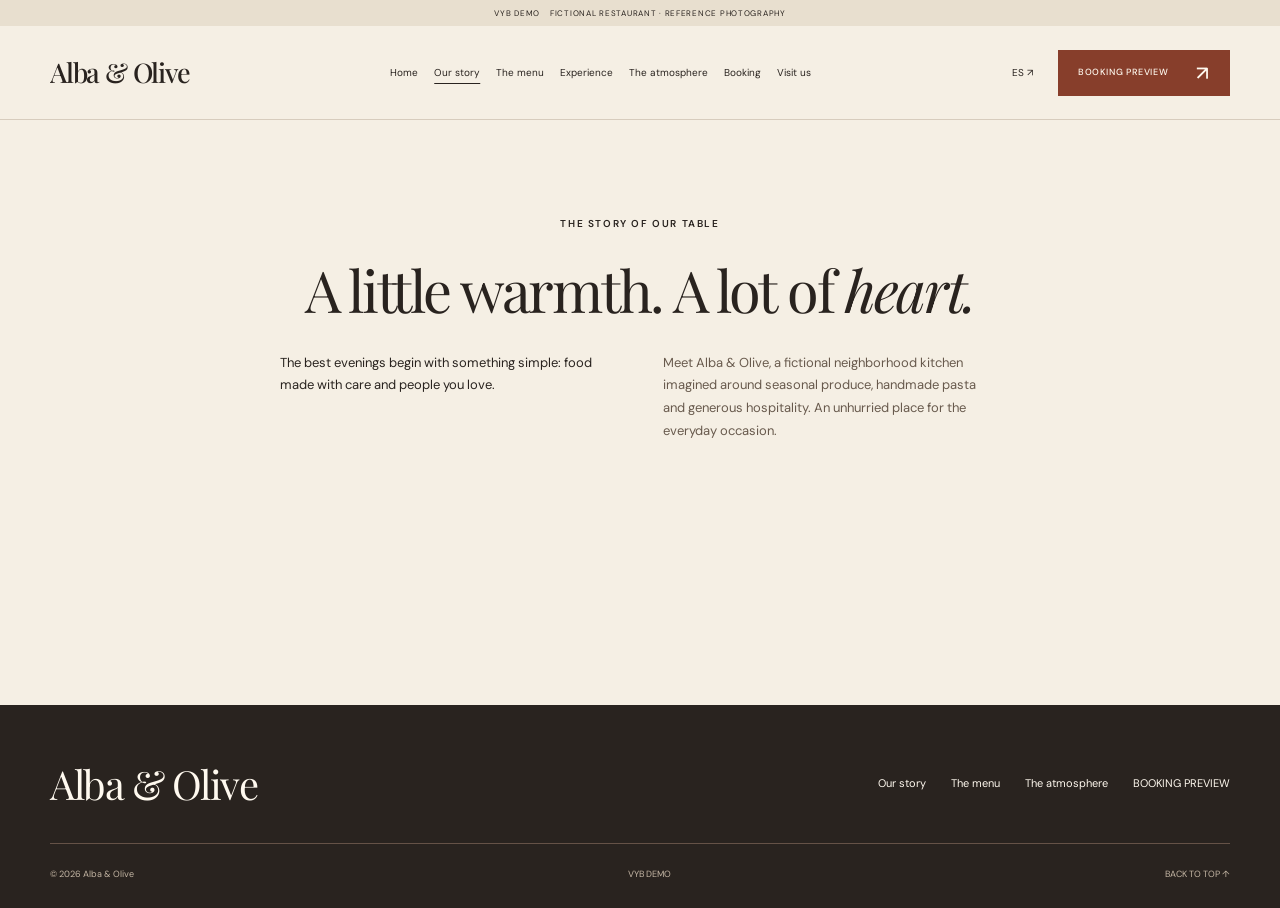
<file: story.html>
<!doctype html>
<html lang="en">
<head>
  <meta charset="UTF-8" />
  <meta name="viewport" content="width=device-width, initial-scale=1" />
  <meta name="theme-color" content="#29231f" />
  <meta name="robots" content="noindex, nofollow" />
  <link rel="icon" type="image/svg+xml" href="assets/favicon.svg" />
  <meta name="description" content="A fictional neighborhood kitchen. Seasonal Italian-inspired plates, warm hospitality, and an illustrative booking experience." id="meta-description" />
  <meta property="og:type" content="website" /><meta property="og:title" content="Alba &amp; Olive — Seasonal Kitchen | VYB Demo" /><meta property="og:description" content="A fictional neighborhood kitchen. Seasonal Italian-inspired plates, warm hospitality, and an illustrative booking experience." />
  
  <title>Alba &amp; Olive — Seasonal Kitchen | VYB Demo — Our story</title>
  <link rel="preconnect" href="https://fonts.googleapis.com" /><link rel="preconnect" href="https://fonts.gstatic.com" crossorigin />
  <link href="https://fonts.googleapis.com/css2?family=DM+Sans:wght@400;500;600;700&family=Playfair+Display:ital,wght@0,400;0,500;0,600;1,400;1,500&display=swap" rel="stylesheet" />
  <link rel="stylesheet" href="styles.css" /><script src="config.js" defer></script><script src="app.js" defer></script>
</head>
<body data-page="story">
  <a class="skip-link" href="#main" data-i18n="skip"></a>
  <div class="demo-ribbon" id="demo-ribbon" hidden><span data-business-demo></span><span data-i18n="demoNotice"></span></div>
  <header class="site-header" id="top"><a class="brand" href="index.html" id="brand-link" aria-label="Home"><span class="brand-icon" id="brand-icon" aria-hidden="true"><span data-business-initial></span></span><span class="brand-type"><strong data-business-name></strong><small data-business-tagline></small></span></a><nav class="main-nav" id="main-nav" aria-label="Primary navigation"><a href="index.html" data-i18n="pageHome"></a><a href="story.html" data-i18n="navAbout" aria-current="page"></a><a href="services.html" data-i18n="navServices"></a><a href="experience.html" data-i18n="pageExperience"></a><a href="gallery.html" data-i18n="navGallery"></a><a href="booking.html" data-i18n="pageBooking"></a><a href="visit.html" data-i18n="navVisit"></a></nav><div class="header-actions"><button class="lang-toggle" id="lang-toggle" type="button"></button><div id="header-booking-action"></div><button class="menu-toggle" id="menu-toggle" type="button" aria-expanded="false" aria-controls="main-nav"><span></span><span></span></button></div><span id="established" hidden><span data-i18n="establishedLabel"></span> <span data-business-year></span></span></header>
  <main id="main">
    <section id="home" class="hero" data-header-theme="light" aria-labelledby="hero-title" data-page-section="home" hidden>
      <div class="hero-image" id="hero-image" role="img" aria-label=""></div>
      <div class="hero-content"><p class="eyebrow reveal" data-i18n="heroEyebrow"></p><h1 id="hero-title" class="reveal"><span data-i18n="heroLine1"></span><em data-i18n="heroLine2"></em></h1><p class="hero-description reveal" data-i18n="heroDescription"></p><div class="hero-actions reveal"><div id="hero-primary-action"></div><a class="text-link" href="services.html"><span data-i18n="exploreServices"></span><span aria-hidden="true">↘</span></a></div><span class="hero-footnote" data-i18n="heroBottomLeft"></span></div>
      <div class="photo-seal" aria-hidden="true"><span data-business-name></span><span>✳</span></div>
    </section>
    <section class="intro section-pad" id="story" data-header-theme="light" aria-labelledby="intro-title" data-page-section="story"><div class="container story-grid"><p class="eyebrow dark-eyebrow reveal"><span aria-hidden="true">01 / </span><span data-i18n="introEyebrow"></span></p><div><h1 class="display-title reveal" id="intro-title"><span data-i18n="introTitleFirst"></span> <span data-i18n="introTitleSecond"></span> <em data-i18n="introTitleEm"></em></h1><div class="story-copy reveal"><p class="lead-copy" data-i18n="introLead"></p><p data-i18n="introBody"></p></div></div></div></section>
    <section class="services section-pad" id="services" data-header-theme="light" aria-labelledby="services-title" data-page-section="services" hidden><div class="container"><div class="section-heading reveal"><div><p class="eyebrow"><span aria-hidden="true">02 / </span><span data-i18n="servicesEyebrow"></span></p><h2 class="display-title" id="services-title"><span data-i18n="servicesTitleFirst"></span><br /><em data-i18n="servicesTitleEm"></em></h2></div><p class="section-caption" data-i18n="servicesCaption"></p></div><div id="service-list"></div><p class="sample-note" id="sample-price-note" data-i18n="samplePrices"></p></div></section>
    <section class="manifesto" id="experience" data-header-theme="dark" aria-labelledby="manifesto-title" data-page-section="experience" hidden><div class="manifesto-image" id="manifesto-image"></div><div class="manifesto-shade"></div><div class="container"><div class="manifesto-copy reveal"><p class="eyebrow"><span aria-hidden="true">03 / </span><span data-i18n="manifestoEyebrow"></span></p><h2 class="display-title" id="manifesto-title"><span data-i18n="manifestoTitleFirst"></span><br /><em data-i18n="manifestoTitleEm"></em></h2><p data-i18n="experienceCopy"></p><div id="manifesto-primary-action"></div><small data-i18n="referencePhotoNote"></small></div></div></section>
    <section class="lookbook section-pad" id="gallery" data-header-theme="light" aria-labelledby="gallery-title" data-page-section="gallery" hidden><div class="container"><div class="section-heading reveal"><div><p class="eyebrow"><span aria-hidden="true">04 / </span><span data-i18n="galleryEyebrow"></span></p><h2 class="display-title" id="gallery-title"><span data-i18n="galleryTitleFirst"></span> <em data-i18n="galleryTitleEm"></em></h2></div><p class="section-caption" data-i18n="galleryNote"></p></div><div class="gallery-grid" id="gallery-grid"></div></div></section>
    <section class="booking-section section-pad" id="booking" data-header-theme="dark" aria-labelledby="booking-title" data-page-section="booking" hidden><div class="container booking-grid"><div><p class="eyebrow"><span aria-hidden="true">05 / </span><span data-i18n="bookingEyebrow"></span></p><h2 class="display-title reveal" id="booking-title"><span data-i18n="bookingTitleFirst"></span><br /><em data-i18n="bookingTitleEm"></em></h2></div><div class="booking-copy reveal"><p data-i18n="bookingDescription"></p><div id="visit-primary-action"></div></div><p class="booking-status" id="booking-status" role="status" aria-live="polite" hidden></p></div></section>
    <section class="visit section-pad" id="visit" data-header-theme="light" aria-labelledby="visit-title" data-page-section="visit" hidden><div class="container visit-grid"><div><p class="eyebrow dark-eyebrow"><span aria-hidden="true">06 / </span><span data-i18n="visitEyebrow"></span></p><h2 class="display-title reveal" id="visit-title"><span data-i18n="visitTitleFirst"></span><br /><em data-i18n="visitTitleEm"></em></h2><p class="reveal" data-i18n="visitDescription"></p><small class="contact-demo-note" data-i18n="contactDemoNote"></small></div><div class="visit-card reveal" id="visit-card"><div class="visit-card-block" id="location-block"><span class="mini-label" data-i18n="locationLabel"></span><strong id="business-address"></strong><small id="business-address-note"></small></div><div class="visit-card-block" id="hours-block"><span class="mini-label" data-i18n="hoursLabel"></span><div id="hours-list"></div><small id="hours-note"></small></div><div class="visit-card-block" id="contact-block" hidden><span class="mini-label" data-i18n="contactLabel"></span><div id="contact-links"></div></div></div></div></section>
  </main>
  <footer class="footer" data-header-theme="dark"><div class="container"><div class="footer-top"><a class="footer-brand" href="index.html"><span data-business-name></span></a><div class="footer-right"><a href="story.html" data-i18n="navAbout" aria-current="page"></a><a href="services.html" data-i18n="navServices"></a><a href="gallery.html" data-i18n="navGallery"></a><a href="booking.html" data-i18n="bookNow"></a></div></div><div class="footer-bottom"><span>© <span data-copyright-year></span> <span data-business-name></span></span><span id="footer-demo-label" data-business-demo hidden></span><a href="index.html" data-i18n="backTop"></a></div></div></footer>
  <!-- VYB-BOOKING-MODAL-START -->
  <div class="booking-modal" id="booking-modal" hidden role="dialog" aria-modal="true" aria-labelledby="booking-modal-title" aria-describedby="booking-modal-help" tabindex="-1">
    <section class="booking-modal-panel">
      <header class="booking-modal-header">
        <div><p class="eyebrow" data-i18n="bookingModalEyebrow"></p><h2 id="booking-modal-title" data-i18n="bookingModalTitle"></h2></div>
        <button type="button" class="booking-modal-close" id="booking-modal-close" aria-label="Close booking window">✕</button>
      </header>
      <p class="booking-modal-help" id="booking-modal-help" data-i18n="bookingModalHelp"></p>
      <iframe id="booking-frame" class="booking-frame" title="Booking calendar preview" loading="lazy" allow="web-share" referrerpolicy="strict-origin-when-cross-origin"></iframe>
      <a class="booking-fallback" id="booking-fallback" target="_blank" rel="noopener noreferrer" hidden><span data-i18n="bookingOpenExternal"></span><span aria-hidden="true"> ↗</span></a>
    </section>
  </div>
  <!-- VYB-BOOKING-MODAL-END -->
  <div class="lightbox" id="image-lightbox" hidden role="dialog" aria-modal="true" aria-label="Gallery image"><button type="button" class="lightbox-close" id="lightbox-close" aria-label="Close image">✕</button><img id="lightbox-image" alt="Selected gallery image"/><p id="lightbox-caption"></p></div>
</body>
</html>
</file>
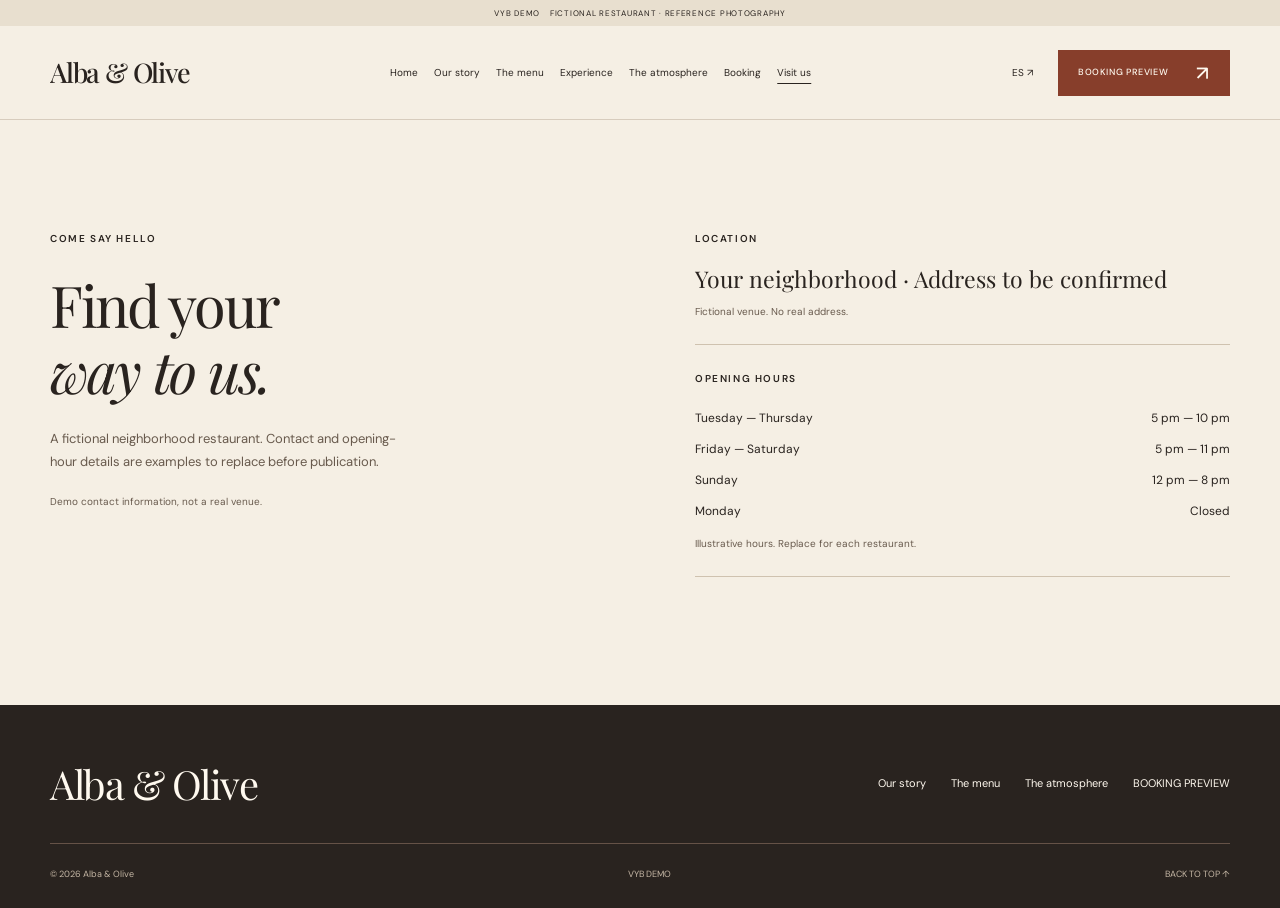
<file: visit.html>
<!doctype html>
<html lang="en">
<head>
  <meta charset="UTF-8" />
  <meta name="viewport" content="width=device-width, initial-scale=1" />
  <meta name="theme-color" content="#29231f" />
  <meta name="robots" content="noindex, nofollow" />
  <link rel="icon" type="image/svg+xml" href="assets/favicon.svg" />
  <meta name="description" content="A fictional neighborhood kitchen. Seasonal Italian-inspired plates, warm hospitality, and an illustrative booking experience." id="meta-description" />
  <meta property="og:type" content="website" /><meta property="og:title" content="Alba &amp; Olive — Seasonal Kitchen | VYB Demo" /><meta property="og:description" content="A fictional neighborhood kitchen. Seasonal Italian-inspired plates, warm hospitality, and an illustrative booking experience." />
  
  <title>Alba &amp; Olive — Seasonal Kitchen | VYB Demo — Visit us</title>
  <link rel="preconnect" href="https://fonts.googleapis.com" /><link rel="preconnect" href="https://fonts.gstatic.com" crossorigin />
  <link href="https://fonts.googleapis.com/css2?family=DM+Sans:wght@400;500;600;700&family=Playfair+Display:ital,wght@0,400;0,500;0,600;1,400;1,500&display=swap" rel="stylesheet" />
  <link rel="stylesheet" href="styles.css" /><script src="config.js" defer></script><script src="app.js" defer></script>
</head>
<body data-page="visit">
  <a class="skip-link" href="#main" data-i18n="skip"></a>
  <div class="demo-ribbon" id="demo-ribbon" hidden><span data-business-demo></span><span data-i18n="demoNotice"></span></div>
  <header class="site-header" id="top"><a class="brand" href="index.html" id="brand-link" aria-label="Home"><span class="brand-icon" id="brand-icon" aria-hidden="true"><span data-business-initial></span></span><span class="brand-type"><strong data-business-name></strong><small data-business-tagline></small></span></a><nav class="main-nav" id="main-nav" aria-label="Primary navigation"><a href="index.html" data-i18n="pageHome"></a><a href="story.html" data-i18n="navAbout"></a><a href="services.html" data-i18n="navServices"></a><a href="experience.html" data-i18n="pageExperience"></a><a href="gallery.html" data-i18n="navGallery"></a><a href="booking.html" data-i18n="pageBooking"></a><a href="visit.html" data-i18n="navVisit" aria-current="page"></a></nav><div class="header-actions"><button class="lang-toggle" id="lang-toggle" type="button"></button><div id="header-booking-action"></div><button class="menu-toggle" id="menu-toggle" type="button" aria-expanded="false" aria-controls="main-nav"><span></span><span></span></button></div><span id="established" hidden><span data-i18n="establishedLabel"></span> <span data-business-year></span></span></header>
  <main id="main">
    <section id="home" class="hero" data-header-theme="light" aria-labelledby="hero-title" data-page-section="home" hidden>
      <div class="hero-image" id="hero-image" role="img" aria-label=""></div>
      <div class="hero-content"><p class="eyebrow reveal" data-i18n="heroEyebrow"></p><h1 id="hero-title" class="reveal"><span data-i18n="heroLine1"></span><em data-i18n="heroLine2"></em></h1><p class="hero-description reveal" data-i18n="heroDescription"></p><div class="hero-actions reveal"><div id="hero-primary-action"></div><a class="text-link" href="services.html"><span data-i18n="exploreServices"></span><span aria-hidden="true">↘</span></a></div><span class="hero-footnote" data-i18n="heroBottomLeft"></span></div>
      <div class="photo-seal" aria-hidden="true"><span data-business-name></span><span>✳</span></div>
    </section>
    <section class="intro section-pad" id="story" data-header-theme="light" aria-labelledby="intro-title" data-page-section="story" hidden><div class="container story-grid"><p class="eyebrow dark-eyebrow reveal"><span aria-hidden="true">01 / </span><span data-i18n="introEyebrow"></span></p><div><h2 class="display-title reveal" id="intro-title"><span data-i18n="introTitleFirst"></span> <span data-i18n="introTitleSecond"></span> <em data-i18n="introTitleEm"></em></h2><div class="story-copy reveal"><p class="lead-copy" data-i18n="introLead"></p><p data-i18n="introBody"></p></div></div></div></section>
    <section class="services section-pad" id="services" data-header-theme="light" aria-labelledby="services-title" data-page-section="services" hidden><div class="container"><div class="section-heading reveal"><div><p class="eyebrow"><span aria-hidden="true">02 / </span><span data-i18n="servicesEyebrow"></span></p><h2 class="display-title" id="services-title"><span data-i18n="servicesTitleFirst"></span><br /><em data-i18n="servicesTitleEm"></em></h2></div><p class="section-caption" data-i18n="servicesCaption"></p></div><div id="service-list"></div><p class="sample-note" id="sample-price-note" data-i18n="samplePrices"></p></div></section>
    <section class="manifesto" id="experience" data-header-theme="dark" aria-labelledby="manifesto-title" data-page-section="experience" hidden><div class="manifesto-image" id="manifesto-image"></div><div class="manifesto-shade"></div><div class="container"><div class="manifesto-copy reveal"><p class="eyebrow"><span aria-hidden="true">03 / </span><span data-i18n="manifestoEyebrow"></span></p><h2 class="display-title" id="manifesto-title"><span data-i18n="manifestoTitleFirst"></span><br /><em data-i18n="manifestoTitleEm"></em></h2><p data-i18n="experienceCopy"></p><div id="manifesto-primary-action"></div><small data-i18n="referencePhotoNote"></small></div></div></section>
    <section class="lookbook section-pad" id="gallery" data-header-theme="light" aria-labelledby="gallery-title" data-page-section="gallery" hidden><div class="container"><div class="section-heading reveal"><div><p class="eyebrow"><span aria-hidden="true">04 / </span><span data-i18n="galleryEyebrow"></span></p><h2 class="display-title" id="gallery-title"><span data-i18n="galleryTitleFirst"></span> <em data-i18n="galleryTitleEm"></em></h2></div><p class="section-caption" data-i18n="galleryNote"></p></div><div class="gallery-grid" id="gallery-grid"></div></div></section>
    <section class="booking-section section-pad" id="booking" data-header-theme="dark" aria-labelledby="booking-title" data-page-section="booking" hidden><div class="container booking-grid"><div><p class="eyebrow"><span aria-hidden="true">05 / </span><span data-i18n="bookingEyebrow"></span></p><h2 class="display-title reveal" id="booking-title"><span data-i18n="bookingTitleFirst"></span><br /><em data-i18n="bookingTitleEm"></em></h2></div><div class="booking-copy reveal"><p data-i18n="bookingDescription"></p><div id="visit-primary-action"></div></div><p class="booking-status" id="booking-status" role="status" aria-live="polite" hidden></p></div></section>
    <section class="visit section-pad" id="visit" data-header-theme="light" aria-labelledby="visit-title" data-page-section="visit"><div class="container visit-grid"><div><p class="eyebrow dark-eyebrow"><span aria-hidden="true">06 / </span><span data-i18n="visitEyebrow"></span></p><h1 class="display-title reveal" id="visit-title"><span data-i18n="visitTitleFirst"></span><br /><em data-i18n="visitTitleEm"></em></h1><p class="reveal" data-i18n="visitDescription"></p><small class="contact-demo-note" data-i18n="contactDemoNote"></small></div><div class="visit-card reveal" id="visit-card"><div class="visit-card-block" id="location-block"><span class="mini-label" data-i18n="locationLabel"></span><strong id="business-address"></strong><small id="business-address-note"></small></div><div class="visit-card-block" id="hours-block"><span class="mini-label" data-i18n="hoursLabel"></span><div id="hours-list"></div><small id="hours-note"></small></div><div class="visit-card-block" id="contact-block" hidden><span class="mini-label" data-i18n="contactLabel"></span><div id="contact-links"></div></div></div></div></section>
  </main>
  <footer class="footer" data-header-theme="dark"><div class="container"><div class="footer-top"><a class="footer-brand" href="index.html"><span data-business-name></span></a><div class="footer-right"><a href="story.html" data-i18n="navAbout"></a><a href="services.html" data-i18n="navServices"></a><a href="gallery.html" data-i18n="navGallery"></a><a href="booking.html" data-i18n="bookNow"></a></div></div><div class="footer-bottom"><span>© <span data-copyright-year></span> <span data-business-name></span></span><span id="footer-demo-label" data-business-demo hidden></span><a href="index.html" data-i18n="backTop"></a></div></div></footer>
  <!-- VYB-BOOKING-MODAL-START -->
  <div class="booking-modal" id="booking-modal" hidden role="dialog" aria-modal="true" aria-labelledby="booking-modal-title" aria-describedby="booking-modal-help" tabindex="-1">
    <section class="booking-modal-panel">
      <header class="booking-modal-header">
        <div><p class="eyebrow" data-i18n="bookingModalEyebrow"></p><h2 id="booking-modal-title" data-i18n="bookingModalTitle"></h2></div>
        <button type="button" class="booking-modal-close" id="booking-modal-close" aria-label="Close booking window">✕</button>
      </header>
      <p class="booking-modal-help" id="booking-modal-help" data-i18n="bookingModalHelp"></p>
      <iframe id="booking-frame" class="booking-frame" title="Booking calendar preview" loading="lazy" allow="web-share" referrerpolicy="strict-origin-when-cross-origin"></iframe>
      <a class="booking-fallback" id="booking-fallback" target="_blank" rel="noopener noreferrer" hidden><span data-i18n="bookingOpenExternal"></span><span aria-hidden="true"> ↗</span></a>
    </section>
  </div>
  <!-- VYB-BOOKING-MODAL-END -->
  <div class="lightbox" id="image-lightbox" hidden role="dialog" aria-modal="true" aria-label="Gallery image"><button type="button" class="lightbox-close" id="lightbox-close" aria-label="Close image">✕</button><img id="lightbox-image" alt="Selected gallery image"/><p id="lightbox-caption"></p></div>
</body>
</html>
</file>
<file: styles.css>
:root{--gold:#e4b794;--ink-2:#493629;--black:#29231f;--gold-light:#efd7bf;--paper:#f5efe4;--paper-soft:#e8dfcf;--muted:#b5a999;--white:#fff9ef;--ink:#29231f;--button:#873e2b;--button-text:#fff9ef;--services-bg:#29231f;--hero-bg:#f5efe4;--manifesto-bg:#29231f;--footer-bg:#29231f;--text-on-dark:#fff9ef;--text-muted-on-dark:#c5b7a5;--text-muted-on-light:#685a4d;--card-bg:#342a24;--card-border:#655247;--serif:'Playfair Display',Georgia,serif;--sans:'DM Sans',sans-serif}
*{box-sizing:border-box}html{scroll-behavior:smooth;scroll-padding-top:110px}body{margin:0;background:var(--paper);color:var(--ink);font:400 15px/1.75 var(--sans);-webkit-font-smoothing:antialiased}body.modal-open{overflow:hidden}[hidden]{display:none!important}a{color:inherit;text-decoration:none}button{font:inherit;color:inherit;cursor:pointer}button,a{touch-action:manipulation}button:focus-visible,a:focus-visible,[tabindex]:focus-visible{outline:3px solid currentColor;outline-offset:5px}img{display:block;max-width:100%}h1,h2,h3,p{margin:0}h1,h2,h3{font-weight:400}::selection{background:var(--gold-light);color:var(--ink)}.container{width:min(1200px,calc(100% - 100px));margin:auto}.section-pad{padding-block:110px}.eyebrow,.mini-label{font-size:10px;font-weight:600;letter-spacing:.16em;text-transform:uppercase;display:block;margin-bottom:23px}.eyebrow>span[aria-hidden]{display:none}.display-title{font:400 clamp(38px,4.5vw,64px)/1.15 var(--serif);letter-spacing:-.04em;overflow-wrap:anywhere}.display-title em{font-weight:400}.skip-link{position:fixed;top:-100px;left:15px;z-index:110;background:var(--paper);padding:14px}.skip-link:focus{top:10px}.demo-ribbon{display:flex;justify-content:center;gap:10px;padding:6px 20px;background:var(--paper-soft);font-size:8px;letter-spacing:.09em;text-align:center}.site-header{position:sticky;top:0;height:94px;z-index:30;padding:0 50px;display:flex;align-items:center;justify-content:space-between;gap:30px;color:var(--text-on-dark);background:var(--black);border-bottom:1px solid var(--card-border);transition:background .25s,color .25s}.site-header.header-light{background:var(--paper);color:var(--ink);border-color:#d7ccbd}.brand{display:flex;align-items:center;gap:10px;min-width:0}.brand-type strong{font:500 27px/1.1 var(--serif);letter-spacing:-1.2px;display:block;white-space:nowrap;max-width:230px;overflow:hidden;text-overflow:ellipsis}.brand-type small{display:block;font-size:8px}.brand-icon{display:none}.brand-icon:has(img){display:block;width:32px}.brand-icon img{max-height:36px;object-fit:contain}.main-nav{display:flex;gap:27px;font-size:11px}.main-nav a{padding:10px 0}.main-nav a:hover{color:#ae694d}.header-actions{display:flex;gap:25px;align-items:center;flex-shrink:0}.lang-toggle{border:0;background:none;font-size:10px;color:inherit;padding:10px 0}.menu-toggle{display:none}.button{display:inline-flex;align-items:center;justify-content:space-between;gap:28px;padding:17px 23px;min-height:52px;background:var(--button);color:var(--button-text);border:1px solid var(--button);font-size:10px;letter-spacing:.07em;line-height:1.4;font-weight:500;transition:transform .2s,filter .2s}.button:hover{transform:translateY(-2px);filter:brightness(1.1)}.button-arrow{font-size:20px;line-height:1}.header-book{padding:12px 19px;min-height:44px;font-size:9px}.hero{display:grid;grid-template-columns:1fr 1fr;min-height:650px;position:relative;padding:0 50px 40px;gap:65px;background:var(--hero-bg)}.hero-content{grid-column:1;grid-row:1;align-self:center;padding:60px 0 30px;min-width:0;max-width:610px}.hero h1{font:400 clamp(55px,5.4vw,85px)/1.08 var(--serif);letter-spacing:-.055em;overflow-wrap:anywhere}.hero h1 span,.hero h1 em{display:block}.hero h1 em{font-weight:400;color:var(--button)}.hero-description{max-width:380px;color:var(--text-muted-on-light);font-size:13px;margin-top:28px}.hero-actions{display:flex;align-items:center;gap:30px;margin-top:33px;flex-wrap:wrap}.text-link{display:inline-flex;align-items:center;gap:17px;font-size:10px;letter-spacing:.04em;border-bottom:1px solid #c5b29f;padding:10px 0}.hero-footnote{display:block;font-size:8px;letter-spacing:.14em;margin-top:46px;color:var(--text-muted-on-light)}.hero-image{grid-column:2;grid-row:1;min-height:640px;background-size:cover;background-position:center;border-radius:46% 46% 0 0;align-self:stretch;margin-top:25px;background-color:var(--paper-soft)}.photo-seal{position:absolute;bottom:60px;left:calc(50% - 35px);width:116px;height:116px;border-radius:50%;background:var(--paper);border:1px solid #bd9f86;display:flex;flex-direction:column;align-items:center;justify-content:center;gap:2px;transform:rotate(-12deg);font:400 13px var(--serif)}.photo-seal>span:last-child{font-size:38px;color:var(--button)}.intro{background:var(--paper);padding-top:95px;padding-bottom:100px}.story-grid{text-align:center;max-width:870px}.intro .display-title{max-width:770px;margin:auto}.story-copy{display:grid;grid-template-columns:1fr 1fr;gap:45px;text-align:left;margin:30px auto 0;max-width:720px;font-size:13px;color:var(--text-muted-on-light)}.story-copy .lead-copy{color:var(--ink)}.services{background:var(--paper-soft);padding-bottom:90px}.section-heading{display:flex;justify-content:space-between;align-items:end;gap:50px;margin-bottom:40px}.section-caption{max-width:320px;color:var(--text-muted-on-light);font-size:12px}.menu-jump{display:flex;flex-wrap:wrap;gap:8px;margin-bottom:45px;border-bottom:1px solid #c8baaa;padding-bottom:22px}.menu-jump a{font-size:11px;padding:9px 15px;border:1px solid #beae9b;border-radius:30px}.menu-jump a:hover{background:var(--paper)}.menu-category{scroll-margin-top:120px;margin-top:50px}.menu-category h3{font:400 34px/1.2 var(--serif);letter-spacing:-.025em;margin-bottom:25px}.menu-items{display:grid;grid-template-columns:1fr 1fr;gap:15px 55px}.menu-item{display:flex;gap:17px;border-bottom:1px solid #c8baaa;padding:20px 0;min-width:0;align-items:center}.menu-item img{height:94px;width:94px;object-fit:cover;flex-shrink:0;border-radius:50%}.menu-item-copy{min-width:0;flex:1}.menu-item h4{font:500 19px/1.3 var(--serif);margin:0 0 7px}.menu-item p{font-size:11px;color:var(--text-muted-on-light);line-height:1.7}.menu-price{font-size:12px;white-space:nowrap;align-self:flex-start;padding-top:5px}.sample-note{font-size:10px;max-width:680px;color:var(--text-muted-on-light);margin-top:35px}.manifesto{position:relative;min-height:640px;background:var(--manifesto-bg);color:var(--text-on-dark);display:flex;align-items:center}.manifesto-image,.manifesto-shade{position:absolute;inset:0}.manifesto-image{background-size:cover;background-position:center}.manifesto-shade{background:linear-gradient(90deg,#21180fe8 0%,#21180f9e 50%,#21180f33 100%)}.manifesto .container{position:relative;padding-block:80px}.manifesto-copy{max-width:470px}.manifesto-copy>p:not(.eyebrow){font-size:13px;max-width:340px;margin-top:25px;color:var(--text-muted-on-dark)}.manifesto .button{margin-top:27px;background:var(--paper);color:var(--ink);border-color:var(--paper)}.manifesto small{display:block;font-size:9px;max-width:330px;color:var(--text-muted-on-dark);margin-top:18px}.lookbook{background:var(--paper)}.gallery-grid{display:grid;grid-template-columns:1.2fr .8fr 1fr;gap:25px;align-items:start}.gallery-item{border:0;padding:0;background:var(--paper-soft);display:block;position:relative;overflow:hidden;aspect-ratio:.85;width:100%;text-align:left}.gallery-item:nth-child(2){margin-top:65px;aspect-ratio:.82}.gallery-item:nth-child(3){aspect-ratio:.95}.gallery-item img{width:100%;height:100%;object-fit:cover;transition:transform .6s}.gallery-item:hover img{transform:scale(1.035)}.gallery-overlay{position:absolute;bottom:0;left:0;right:0;display:flex;justify-content:space-between;gap:20px;font-size:10px;color:#fff;padding:45px 18px 18px;background:linear-gradient(transparent,#21180fc9)}.gallery-flex{grid-template-columns:repeat(auto-fit,minmax(220px,1fr))}.booking-section{background:var(--black);color:var(--text-on-dark)}.booking-grid{display:grid;grid-template-columns:1.1fr 1fr;gap:110px;align-items:center}.booking-copy p{font-size:13px;color:var(--text-muted-on-dark)}.booking-copy .button{margin-top:27px;background:var(--paper);border-color:var(--paper);color:var(--ink)}.booking-copy>small{display:block;margin-top:17px;color:var(--text-muted-on-dark);font-size:11px}.booking-status{grid-column:1/-1;font-size:13px;border:1px solid var(--gold);padding:20px}.visit{background:var(--paper)}.visit-grid{display:grid;grid-template-columns:1fr 1fr;gap:110px}.visit-grid>div>p:not(.eyebrow){font-size:13px;max-width:350px;margin-top:25px;color:var(--text-muted-on-light)}.contact-demo-note{display:block;margin-top:20px;font-size:10px;color:var(--text-muted-on-light)}.visit-card{display:flex;flex-direction:column;gap:25px}.visit-card-block{padding-bottom:24px;border-bottom:1px solid #cfc2af}.mini-label{margin-bottom:15px}.visit-card strong{display:block;font:400 23px/1.4 var(--serif)}.visit-card small{display:block;font-size:10px;color:var(--text-muted-on-light);margin-top:8px}.hours-row{display:flex;justify-content:space-between;gap:20px;font-size:12px;padding:5px 0}.hours-row>span:last-child{text-align:right}#contact-links{display:flex;flex-direction:column;gap:7px;font-size:12px;overflow-wrap:anywhere}.footer{background:var(--footer-bg);color:var(--text-on-dark);padding:55px 0 25px}.footer-top{display:flex;justify-content:space-between;align-items:center;gap:35px;padding-bottom:35px}.footer-brand{font:400 40px/1.2 var(--serif);letter-spacing:-1.5px}.footer-right{display:flex;flex-wrap:wrap;gap:25px;font-size:11px}.footer-bottom{border-top:1px solid var(--card-border);padding-top:23px;display:flex;justify-content:space-between;gap:25px;font-size:9px;color:var(--text-muted-on-dark)}.reveal{opacity:0;transform:translateY(20px);transition:opacity .65s,transform .65s}.reveal.is-visible{opacity:1;transform:none}
.booking-modal{position:fixed;inset:0;z-index:100;display:flex;align-items:center;justify-content:center;padding:20px;background:#140e0bc9}.booking-modal-panel{display:flex;flex-direction:column;width:min(960px,100%);max-height:94svh;background:var(--paper);color:var(--ink);border:1px solid #8b7766;box-shadow:0 20px 80px #0005;overflow:hidden}.booking-modal-header{display:flex;justify-content:space-between;align-items:center;gap:25px;padding:23px 27px 12px}.booking-modal-header .eyebrow{margin-bottom:8px;font-size:9px}.booking-modal-header h2{font:400 34px/1.15 var(--serif)}.booking-modal-close{background:none;border:1px solid #ad9c8c;color:var(--ink);width:40px;height:40px;flex-shrink:0}.booking-modal-help{font-size:11px;line-height:1.7;padding:0 27px 18px;flex-shrink:0}.booking-frame{border:0;width:100%;height:62svh;min-height:160px;background:#fff;flex:1 1 auto}.booking-fallback{display:block;padding:16px 27px;font-size:11px;text-decoration:underline;flex-shrink:0}.lightbox{position:fixed;inset:0;z-index:90;background:#17100ef0;display:flex;align-items:center;justify-content:center;padding:35px}.lightbox figure{margin:0;text-align:center}.lightbox img{max-width:90vw;max-height:78svh;object-fit:contain}.lightbox p{font-size:12px;color:#fff;margin-top:16px}.lightbox-close{position:absolute;right:27px;top:20px;background:none;color:#fff;border:1px solid #ffffff80;width:42px;height:42px;font-size:22px}
@media(max-width:1100px){.container{width:calc(100% - 64px)}.site-header{padding-inline:32px;gap:20px}.main-nav{gap:18px}.header-actions{gap:16px}.hero{padding-inline:32px;gap:35px;min-height:590px}.hero h1{font-size:66px}.hero-image{min-height:570px}.photo-seal{width:100px;height:100px;left:calc(50% - 30px)}.hero-actions{gap:20px}.booking-grid,.visit-grid{gap:60px}.menu-items{gap:12px 30px}.brand-type strong{font-size:24px;max-width:190px}}
@media(max-width:850px){.site-header{height:80px}.main-nav{display:none;position:absolute;top:100%;left:0;right:0;background:var(--black);padding:18px 32px;flex-direction:column;gap:0;border-bottom:1px solid var(--card-border)}.header-light .main-nav{background:var(--paper)}.main-nav.is-open{display:flex}.main-nav a{padding:12px 0}.menu-toggle{display:flex;flex-direction:column;align-items:center;justify-content:center;gap:6px;width:32px;height:42px;border:0;background:none;color:inherit}.menu-toggle span{width:22px;height:1px;background:currentColor}.hero{gap:25px;min-height:540px}.hero h1{font-size:54px}.hero-image{min-height:510px}.hero-description{font-size:12px}.hero-content{padding-top:40px}.hero .eyebrow{font-size:8px}.hero-actions{gap:15px;margin-top:25px}.hero-actions .button{font-size:9px;padding:15px 18px;gap:17px}.photo-seal{width:85px;height:85px;font-size:11px;bottom:50px}.section-pad{padding-block:80px}.section-heading{gap:30px}.section-caption{max-width:240px}.menu-item img{width:65px;height:65px}.menu-item{gap:12px}.menu-item h4{font-size:17px}.menu-price{font-size:11px}.gallery-grid{gap:16px}.booking-grid{gap:40px}.footer-right{gap:15px}}
@media(max-width:600px){html{scroll-padding-top:90px}.container{width:calc(100% - 40px)}.site-header{height:76px;padding-inline:20px;gap:12px}.brand{flex:1}.brand-type strong{font-size:23px;max-width:155px;letter-spacing:-1px}.header-actions{gap:15px}.header-booking-action{display:none}#header-booking-action{display:none}.lang-toggle{font-size:10px}.lang-toggle span{display:none}.demo-ribbon{font-size:7px;padding:6px 15px;gap:6px;flex-wrap:wrap}.hero{grid-template-columns:1fr;gap:25px;padding:0 20px 35px}.hero-content{padding:35px 0 0;max-width:100%}.hero h1{font-size:clamp(47px,11.3vw,68px);line-height:1.1}.hero-description{font-size:13px;max-width:370px;margin-top:23px}.hero .eyebrow{font-size:8px;margin-bottom:22px;letter-spacing:.12em}.hero-actions{gap:22px;align-items:center}.hero-footnote{margin-top:25px;font-size:7px}.hero-image{grid-column:1;grid-row:2;min-height:390px;margin:0 0 0 35px;background-position:center;border-radius:47% 47% 0 0}.photo-seal{left:20px;bottom:65px;width:95px;height:95px;font-size:11px}.section-pad{padding-block:65px}.display-title{font-size:42px;line-height:1.15}.intro{padding-block:65px}.story-grid{text-align:left}.story-copy{grid-template-columns:1fr;gap:18px;margin-top:24px}.section-heading{flex-direction:column;align-items:start;gap:22px;margin-bottom:30px}.section-caption{max-width:100%;font-size:12px}.menu-jump{gap:7px;padding-bottom:20px;margin-bottom:32px}.menu-jump a{padding:8px 12px;font-size:10px}.menu-category{margin-top:35px}.menu-category h3{font-size:29px;margin-bottom:7px}.menu-items{grid-template-columns:1fr;gap:0}.menu-item{padding:20px 0;gap:15px}.menu-item h4{font-size:20px}.menu-item img{width:78px;height:78px}.menu-item p{font-size:11px}.menu-price{font-size:12px}.sample-note{font-size:9px}.manifesto{min-height:590px;align-items:end}.manifesto-shade{background:linear-gradient(0deg,#21180ff2,#21180f3b)}.manifesto .container{padding-block:60px}.manifesto-copy>p:not(.eyebrow){font-size:12px;max-width:320px}.manifesto .display-title{font-size:48px}.manifesto small{font-size:9px}.gallery-grid{grid-template-columns:1fr 1fr;gap:12px}.gallery-item:first-child{grid-column:1/-1;aspect-ratio:1.2}.gallery-item:nth-child(2){margin:0;aspect-ratio:.8}.gallery-item:nth-child(3){aspect-ratio:.8}.gallery-overlay{font-size:9px;gap:7px;padding:35px 12px 12px}.booking-grid,.visit-grid{grid-template-columns:1fr;gap:30px}.booking-copy p{font-size:12px}.visit-grid>div>p:not(.eyebrow){font-size:12px}.visit-card{gap:20px}.hours-row{font-size:11px}.footer{padding-top:40px}.footer-top{flex-direction:column;align-items:start;gap:25px;padding-bottom:28px}.footer-brand{font-size:37px}.footer-right{font-size:10px;gap:13px 22px}.footer-bottom{flex-wrap:wrap;font-size:8px;gap:15px}.booking-modal{padding:9px}.booking-modal-header{padding:17px 16px 10px;gap:15px}.booking-modal-header h2{font-size:26px}.booking-modal-header .eyebrow{font-size:8px}.booking-modal-help{padding:0 16px 12px;font-size:10px;line-height:1.6}.booking-fallback{padding:13px 16px;font-size:10px}.booking-frame{height:57svh}.lightbox{padding:15px}.lightbox img{max-width:100%;max-height:75svh}.lightbox p{font-size:10px}.lightbox-close{right:15px;top:15px}}
@media(max-width:360px){.brand-type strong{font-size:21px;max-width:145px}.header-actions{gap:12px}.hero h1{font-size:46px}.hero-actions{gap:15px}.hero-actions .button{font-size:8px;gap:15px}.text-link{font-size:9px;gap:10px}.hero-image{min-height:350px}.menu-item img{width:60px;height:60px}.menu-item h4{font-size:18px}.display-title{font-size:38px}.menu-price{font-size:11px}}
@media(prefers-reduced-motion:reduce){html{scroll-behavior:auto}.reveal{opacity:1;transform:none;transition:none}*,*::before,*::after{animation-duration:.01ms!important;transition-duration:.01ms!important;scroll-behavior:auto!important}}

/* Navigation by independent screens, generated from the same source. */
[hidden]{display:none!important}
main>section:not([hidden]){animation:page-enter .4s ease both;min-height:65vh}
main>section .reveal{opacity:1;transform:none}
.main-nav a[aria-current=page]{text-decoration:underline;text-underline-offset:7px}
.main-nav{gap:16px;flex-wrap:wrap;max-width:62%}
.main-nav a{font-size:10px}
.site-header{min-height:90px}
@keyframes page-enter{from{opacity:.5;transform:translateY(9px)}to{opacity:1;transform:none}}
@media(max-width:1100px){.main-nav{gap:10px}.main-nav a{font-size:9px}.brand-type strong{font-size:19px}}
@media(max-width:850px){.main-nav{max-width:none}.site-header .main-nav{gap:0}.main-nav a{font-size:14px}}
@media(prefers-reduced-motion:reduce){main>section:not([hidden]){animation:none}}

@media(max-width:850px){.main-nav.is-open{max-height:calc(100svh - 100px);overflow-y:auto}}
</file>
